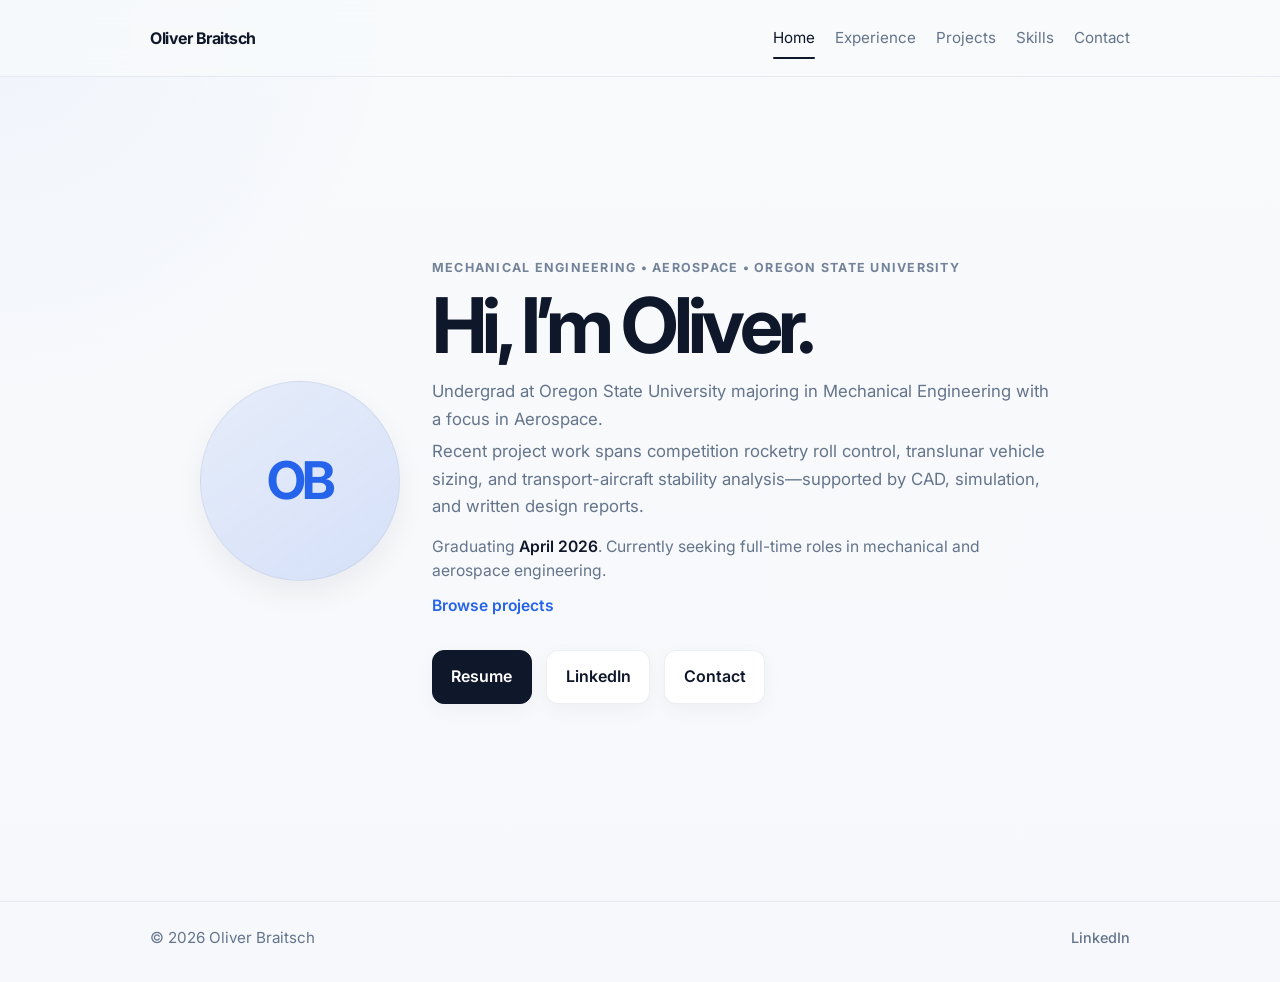
<file: index.html>
<!DOCTYPE html>
<html lang="en">
<head>
  <meta charset="UTF-8" />
  <meta name="viewport" content="width=device-width, initial-scale=1.0" />
  <meta name="description" content="Oliver Braitsch — Mechanical Engineering (Aerospace), Oregon State, graduating April 2026. Seeking full-time mechanical / aerospace roles. Resume, projects, and contact." />
  <meta name="theme-color" content="#f6f8fb" media="(prefers-color-scheme: light)" />
  <meta name="theme-color" content="#0b1120" media="(prefers-color-scheme: dark)" />
  <title>Oliver Braitsch</title>
  <link rel="canonical" href="https://obraitsch.github.io/" />
  <meta property="og:type" content="website" />
  <meta property="og:site_name" content="Oliver Braitsch" />
  <meta property="og:title" content="Oliver Braitsch" />
  <meta property="og:description" content="Mechanical Engineering (Aerospace), Oregon State — graduating April 2026. Seeking full-time mechanical / aerospace roles." />
  <meta property="og:url" content="https://obraitsch.github.io/" />
  <meta property="og:image" content="https://obraitsch.github.io/assets/images/og-image.png" />
  <meta name="twitter:card" content="summary_large_image" />
  <meta name="twitter:title" content="Oliver Braitsch" />
  <meta name="twitter:description" content="Mechanical Engineering (Aerospace), Oregon State — graduating April 2026. Seeking full-time mechanical / aerospace roles." />
  <meta name="twitter:image" content="https://obraitsch.github.io/assets/images/og-image.png" />
  <link rel="icon" href="assets/images/favicon.svg" type="image/svg+xml" />
  <link rel="preconnect" href="https://fonts.googleapis.com" />
  <link rel="preconnect" href="https://fonts.gstatic.com" crossorigin />
  <link href="https://fonts.googleapis.com/css2?family=Inter:wght@400;500;600;700&display=swap" rel="stylesheet" />
  <link rel="stylesheet" href="css/styles.css" />
  <script type="application/ld+json">
  {
    "@context": "https://schema.org",
    "@graph": [
      {
        "@type": "WebSite",
        "name": "Oliver Braitsch",
        "url": "https://obraitsch.github.io/"
      },
      {
        "@type": "Person",
        "name": "Oliver Braitsch",
        "url": "https://obraitsch.github.io/",
        "jobTitle": "Mechanical Engineering Student",
        "affiliation": {
          "@type": "CollegeOrUniversity",
          "name": "Oregon State University"
        },
        "sameAs": [
          "https://www.linkedin.com/in/oliver-braitsch"
        ]
      }
    ]
  }
  </script>
</head>
<body>
  <a class="skip-link" href="#main">Skip to main content</a>
  <header class="site-header">
    <div class="container nav">
      <a class="brand" href="index.html">Oliver Braitsch</a>
      <nav class="nav-links">
        <a class="active" href="index.html">Home</a>
        <a href="experience.html">Experience</a>
        <a href="projects.html">Projects</a>
        <a href="skills.html">Skills</a>
        <a href="contact.html">Contact</a>
      </nav>
    </div>
  </header>

  <main id="main" class="center-home home-hero-page">
    <div class="home-hero">
      <div class="home-avatar fade-in" role="img" aria-label="Oliver Braitsch initials">
        <span class="home-avatar__initials" aria-hidden="true">OB</span>
      </div>
      <div class="home-content fade-in delay-1">
        <p class="kicker">Mechanical Engineering • Aerospace • Oregon State University</p>
        <h1>Hi, I’m Oliver.</h1>
        <p class="lead">
          Undergrad at Oregon State University majoring in Mechanical Engineering with a focus in Aerospace.
        </p>
        <p class="lead home-intro-secondary">
          Recent project work spans competition rocketry roll control, translunar vehicle sizing, and transport-aircraft stability analysis—supported by CAD, simulation, and written design reports.
        </p>
        <p class="home-status muted">
          Graduating <strong>April 2026</strong>. Currently seeking full-time roles in mechanical and aerospace engineering.
        </p>
        <p class="home-intro-cta muted">
          <a class="link-inline" href="projects.html">Browse projects</a>
        </p>

        <div class="home-links fade-in delay-2">
          <a class="button primary" href="assets/files/resume.pdf" target="_blank" rel="noopener noreferrer">Resume</a>
          <a class="button" href="https://www.linkedin.com/in/oliver-braitsch" target="_blank" rel="noopener noreferrer">LinkedIn</a>
          <a class="button" href="contact.html">Contact</a>
        </div>
      </div>
    </div>
  </main>

  <footer class="site-footer">
    <div class="container footer-inner">
      <span>© 2026 Oliver Braitsch</span>
      <div class="footer-social">
        <a href="https://www.linkedin.com/in/oliver-braitsch" target="_blank" rel="noopener noreferrer">LinkedIn</a>
      </div>
    </div>
  </footer>
  <script src="assets/js/site.js" defer></script>
</body>
</html>
</file>
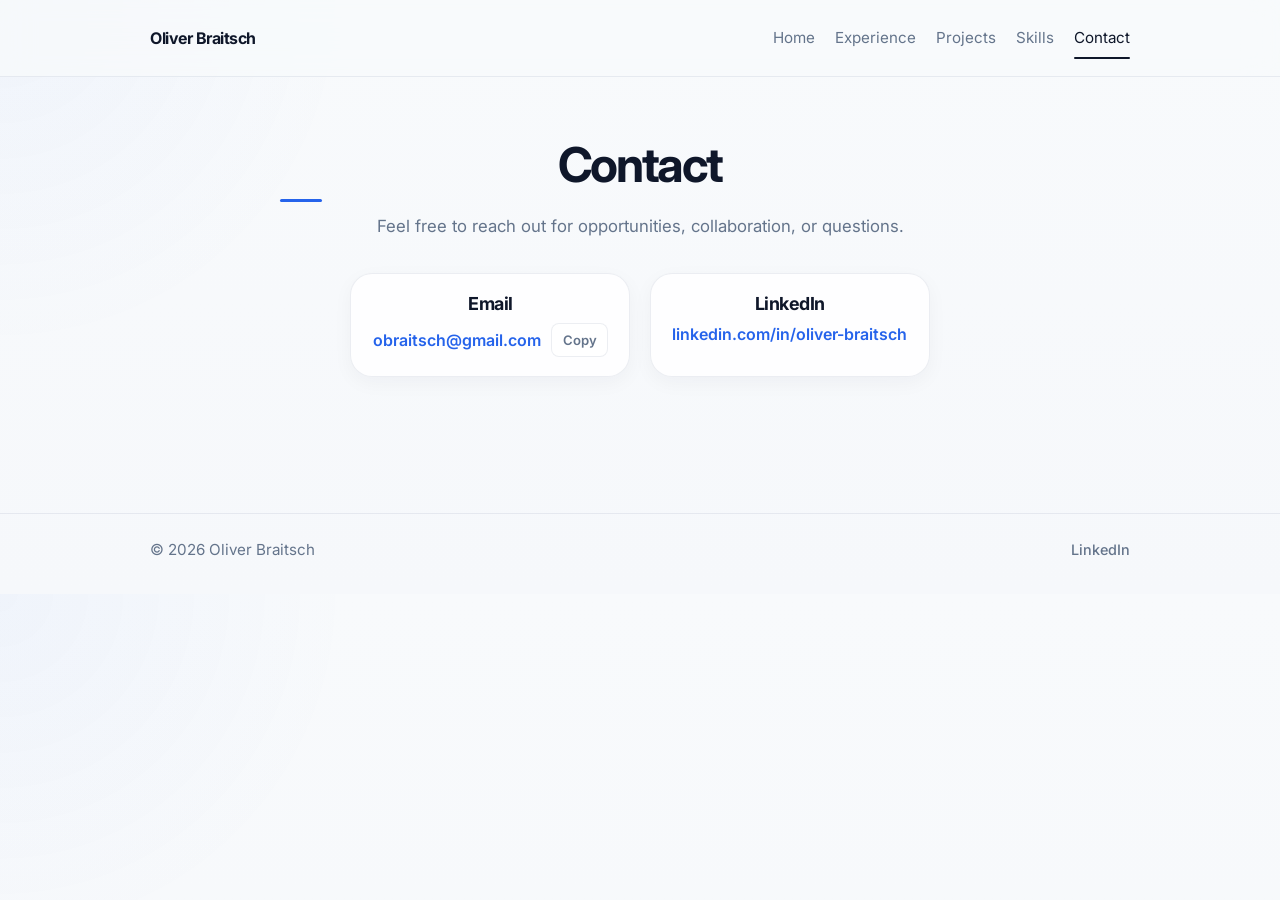
<file: contact.html>
<!DOCTYPE html>
<html lang="en">
<head>
  <meta charset="UTF-8" />
  <meta name="viewport" content="width=device-width, initial-scale=1.0" />
  <meta name="description" content="Contact Oliver Braitsch — email and LinkedIn for opportunities, collaboration, or questions." />
  <meta name="theme-color" content="#f6f8fb" media="(prefers-color-scheme: light)" />
  <meta name="theme-color" content="#0b1120" media="(prefers-color-scheme: dark)" />
  <title>Oliver Braitsch | Contact</title>
  <link rel="canonical" href="https://obraitsch.github.io/contact.html" />
  <meta property="og:type" content="website" />
  <meta property="og:site_name" content="Oliver Braitsch" />
  <meta property="og:title" content="Oliver Braitsch | Contact" />
  <meta property="og:description" content="Email and LinkedIn for opportunities, collaboration, or questions." />
  <meta property="og:url" content="https://obraitsch.github.io/contact.html" />
  <meta property="og:image" content="https://obraitsch.github.io/assets/images/og-image.png" />
  <meta name="twitter:card" content="summary_large_image" />
  <meta name="twitter:title" content="Oliver Braitsch | Contact" />
  <meta name="twitter:description" content="Email and LinkedIn for opportunities, collaboration, or questions." />
  <meta name="twitter:image" content="https://obraitsch.github.io/assets/images/og-image.png" />
  <link rel="icon" href="assets/images/favicon.svg" type="image/svg+xml" />
  <link rel="preconnect" href="https://fonts.googleapis.com" />
  <link rel="preconnect" href="https://fonts.gstatic.com" crossorigin />
  <link href="https://fonts.googleapis.com/css2?family=Inter:wght@400;500;600;700&display=swap" rel="stylesheet" />
  <link rel="stylesheet" href="css/styles.css" />
</head>
<body>
  <a class="skip-link" href="#main">Skip to main content</a>
  <header class="site-header">
    <div class="container nav">
      <a class="brand" href="index.html">Oliver Braitsch</a>
      <nav class="nav-links">
        <a href="index.html">Home</a>
        <a href="experience.html">Experience</a>
        <a href="projects.html">Projects</a>
        <a href="skills.html">Skills</a>
        <a class="active" href="contact.html">Contact</a>
      </nav>
    </div>
  </header>

  <main id="main">
    <section>
      <div class="contact-wrapper fade-in">
        <h2>Contact</h2>
        <p class="lead">
          Feel free to reach out for opportunities, collaboration, or questions.
        </p>

        <div class="contact-cards fade-in delay-1">
          <div class="card contact-card">
            <h3>Email</h3>
            <p class="muted contact-line">
              <a class="link-inline" href="mailto:obraitsch@gmail.com">obraitsch@gmail.com</a>
              <button type="button" class="copy-btn" data-copy="obraitsch@gmail.com" aria-label="Copy email address">Copy</button>
            </p>
          </div>

          <div class="card contact-card">
            <h3>LinkedIn</h3>
            <p class="muted">
              <a class="link-inline" href="https://www.linkedin.com/in/oliver-braitsch" target="_blank" rel="noopener noreferrer">linkedin.com/in/oliver-braitsch</a>
            </p>
          </div>
        </div>

        <p id="copy-status" class="copy-status" role="status" aria-live="polite" hidden></p>
      </div>
    </section>
  </main>

  <footer class="site-footer">
    <div class="container footer-inner">
      <span>© 2026 Oliver Braitsch</span>
      <div class="footer-social">
        <a href="https://www.linkedin.com/in/oliver-braitsch" target="_blank" rel="noopener noreferrer">LinkedIn</a>
      </div>
    </div>
  </footer>
  <script src="assets/js/site.js" defer></script>
</body>
</html>
</file>
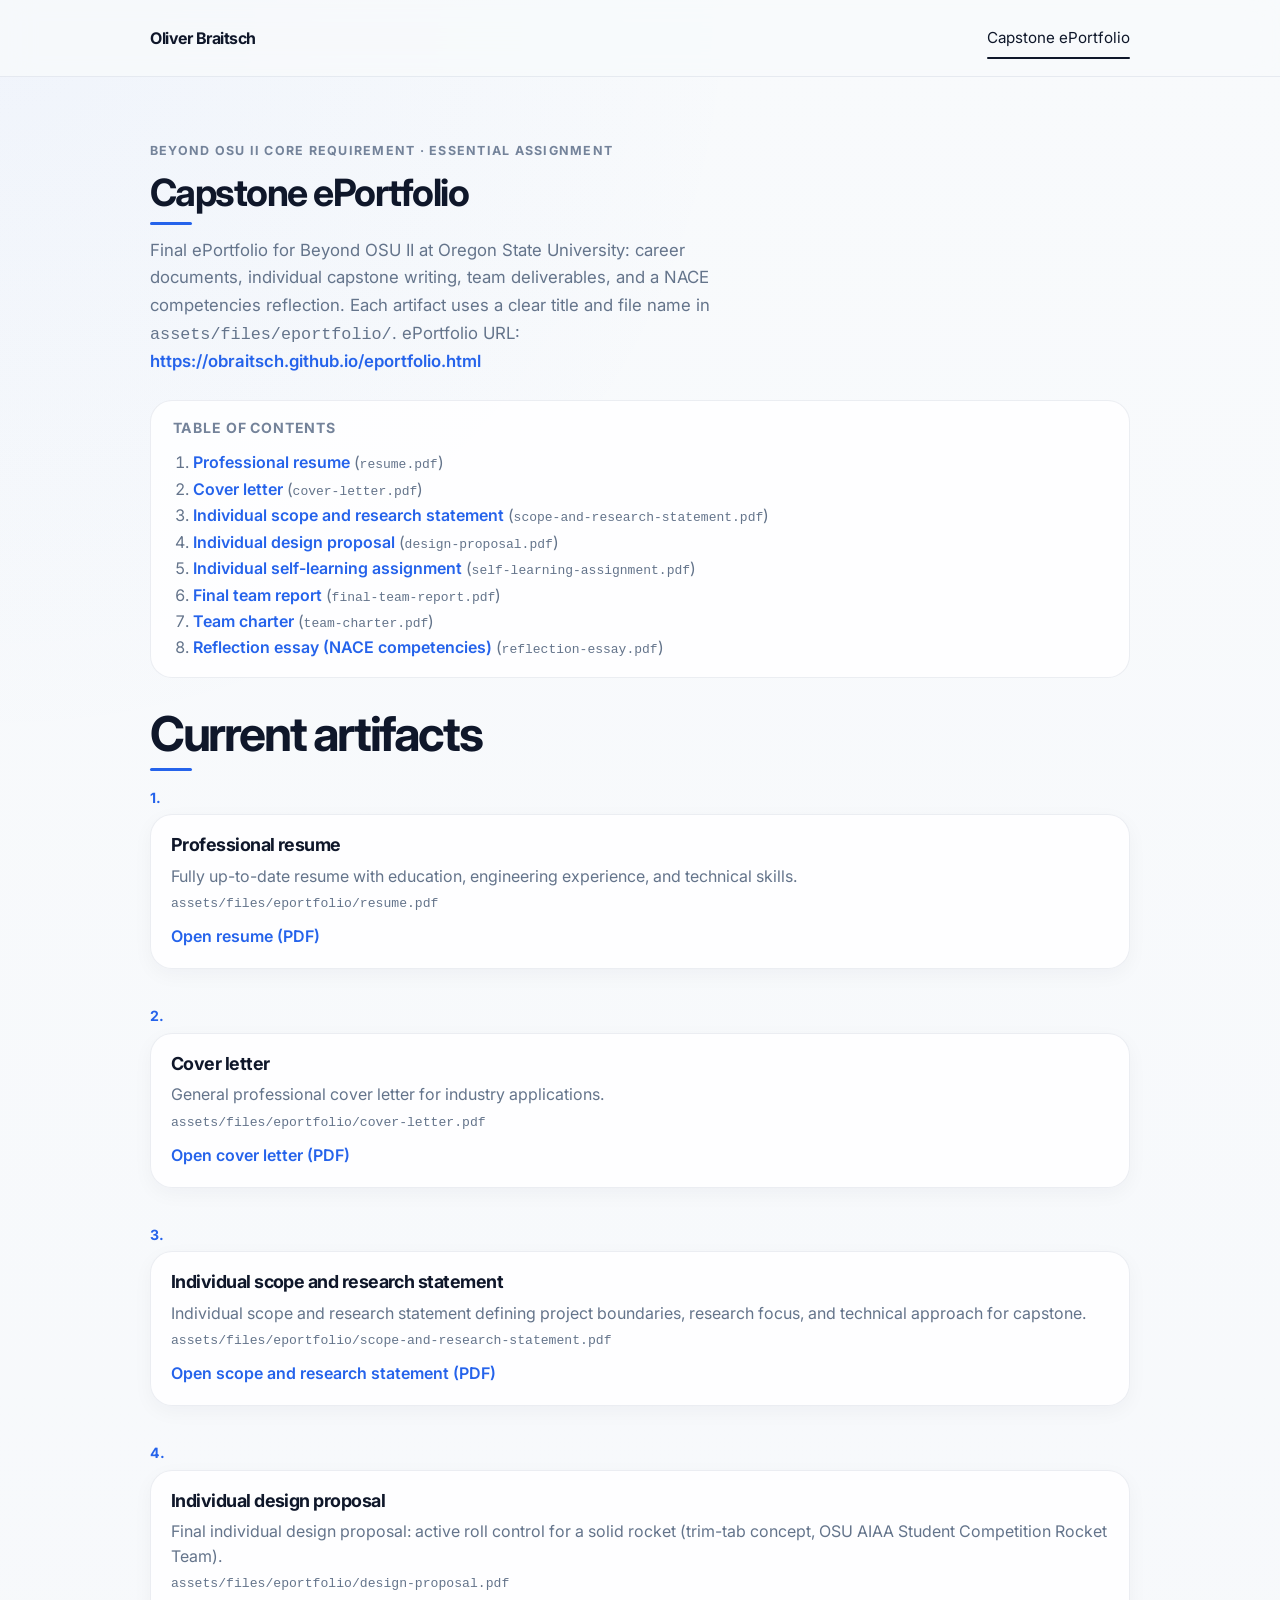
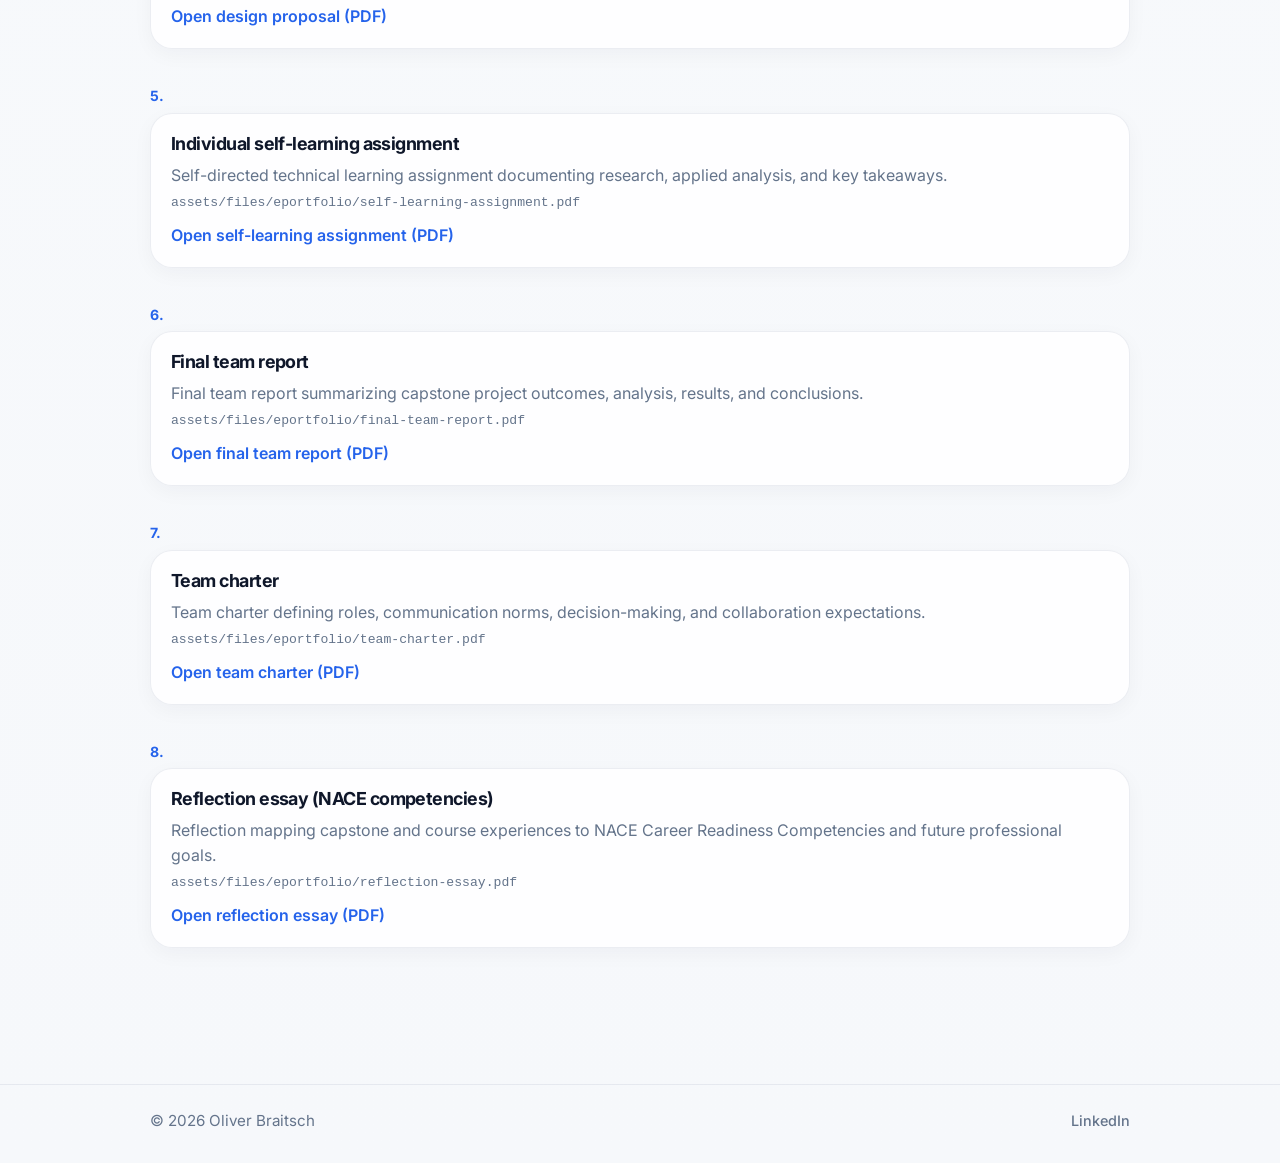
<file: eportfolio.html>
<!DOCTYPE html>
<html lang="en">
<head>
  <meta charset="UTF-8" />
  <meta name="viewport" content="width=device-width, initial-scale=1.0" />
  <meta name="description" content="Capstone ePortfolio — Beyond OSU II Essential Assignment: resume, cover letter, scope and research statement, design proposal, self-learning, team report, team charter, and NACE reflection." />
  <meta name="theme-color" content="#f6f8fb" media="(prefers-color-scheme: light)" />
  <meta name="theme-color" content="#0b1120" media="(prefers-color-scheme: dark)" />
  <title>Oliver Braitsch | Capstone ePortfolio</title>
  <link rel="canonical" href="https://obraitsch.github.io/eportfolio.html" />
  <meta property="og:type" content="website" />
  <meta property="og:site_name" content="Oliver Braitsch" />
  <meta property="og:title" content="Oliver Braitsch | Capstone ePortfolio" />
  <meta property="og:description" content="Final Beyond OSU II ePortfolio: career documents, individual capstone work, team deliverables, and NACE reflection." />
  <meta property="og:url" content="https://obraitsch.github.io/eportfolio.html" />
  <meta property="og:image" content="https://obraitsch.github.io/assets/images/og-image.png" />
  <meta name="twitter:card" content="summary_large_image" />
  <meta name="twitter:title" content="Oliver Braitsch | Capstone ePortfolio" />
  <meta name="twitter:description" content="Final Beyond OSU II ePortfolio: career documents, individual capstone work, team deliverables, and NACE reflection." />
  <meta name="twitter:image" content="https://obraitsch.github.io/assets/images/og-image.png" />
  <link rel="icon" href="assets/images/favicon.svg" type="image/svg+xml" />
  <link rel="preconnect" href="https://fonts.googleapis.com" />
  <link rel="preconnect" href="https://fonts.gstatic.com" crossorigin />
  <link href="https://fonts.googleapis.com/css2?family=Inter:wght@400;500;600;700&display=swap" rel="stylesheet" />
  <link rel="stylesheet" href="css/styles.css" />
  <style>
    .eportfolio-page h1 {
      font-size: clamp(1.85rem, 4vw, 2.35rem);
      line-height: 1.1;
      letter-spacing: -0.04em;
      margin: 0 0 0.75rem;
    }
    .eportfolio-page h1::after {
      content: "";
      display: block;
      width: 42px;
      height: 3px;
      border-radius: 999px;
      background: var(--accent);
      margin-top: 0.55rem;
    }
    .eportfolio-page h2 {
      margin: 2rem 0 1rem;
    }
    .eportfolio-toc {
      margin: 1.5rem 0 0;
      padding: 1rem 1.15rem 1rem 1.35rem;
      border-radius: var(--radius);
      border: 1px solid var(--line);
      background: var(--surface);
    }
    .eportfolio-toc > p {
      margin: 0 0 0.65rem;
      font-size: 0.88rem;
      font-weight: 700;
      text-transform: uppercase;
      letter-spacing: 0.06em;
      color: var(--kicker-color);
    }
    .eportfolio-toc ol {
      margin: 0;
      padding-left: 1.25rem;
      color: var(--muted);
      line-height: 1.65;
    }
    .eportfolio-toc a {
      color: var(--accent);
      font-weight: 600;
    }
    .eportfolio-toc a:hover {
      text-decoration: underline;
    }
    .eportfolio-artifacts {
      margin: 0;
      padding-left: 0;
      list-style: none;
      counter-reset: artifact;
    }
    .eportfolio-artifacts > li {
      list-style: none;
      counter-increment: artifact;
      position: relative;
      padding-left: 0;
      margin-bottom: 1.25rem;
      scroll-margin-top: 4.5rem;
    }
    .eportfolio-artifacts > li:last-child {
      margin-bottom: 0;
    }
    .eportfolio-artifacts > li::before {
      content: counter(artifact) ".";
      display: block;
      font-size: 0.88rem;
      font-weight: 700;
      color: var(--accent);
      margin-bottom: 0.35rem;
    }
    .eportfolio-artifacts .card h3 {
      margin-top: 0;
    }
    .eportfolio-filename {
      font-size: 0.82rem;
      font-family: ui-monospace, SFMono-Regular, Menlo, Monaco, Consolas, monospace;
      color: var(--muted);
      margin-top: 0.35rem;
    }
  </style>
</head>
<body>
  <a class="skip-link" href="#main">Skip to main content</a>
  <header class="site-header">
    <div class="container nav">
      <a class="brand" href="index.html">Oliver Braitsch</a>
      <nav class="nav-links">
        <a class="active" href="eportfolio.html">Capstone ePortfolio</a>
      </nav>
    </div>
  </header>

  <main id="main" class="eportfolio-page">
    <section>
      <div class="container">
        <div class="section-intro fade-in">
          <p class="kicker">Beyond OSU II Core Requirement · Essential Assignment</p>
          <h1>Capstone ePortfolio</h1>
          <p class="lead">
            Final ePortfolio for Beyond OSU II at Oregon State University: career documents, individual capstone writing, team deliverables, and a NACE competencies reflection. Each artifact uses a clear title and file name in <code>assets/files/eportfolio/</code>.
            ePortfolio URL:
            <a class="link-inline" href="https://obraitsch.github.io/eportfolio.html">https://obraitsch.github.io/eportfolio.html</a>
          </p>
        </div>

        <nav class="eportfolio-toc fade-in delay-1" aria-label="Table of contents">
          <p>Table of contents</p>
          <ol>
            <li><a href="#artifact-1">Professional resume</a> (<code>resume.pdf</code>)</li>
            <li><a href="#artifact-2">Cover letter</a> (<code>cover-letter.pdf</code>)</li>
            <li><a href="#artifact-3">Individual scope and research statement</a> (<code>scope-and-research-statement.pdf</code>)</li>
            <li><a href="#artifact-4">Individual design proposal</a> (<code>design-proposal.pdf</code>)</li>
            <li><a href="#artifact-5">Individual self-learning assignment</a> (<code>self-learning-assignment.pdf</code>)</li>
            <li><a href="#artifact-6">Final team report</a> (<code>final-team-report.pdf</code>)</li>
            <li><a href="#artifact-7">Team charter</a> (<code>team-charter.pdf</code>)</li>
            <li><a href="#artifact-8">Reflection essay (NACE competencies)</a> (<code>reflection-essay.pdf</code>)</li>
          </ol>
        </nav>

        <h2 id="current-artifacts">Current artifacts</h2>

        <ol class="eportfolio-artifacts simple-stack eportfolio-stack fade-in delay-1">
          <li id="artifact-1">
            <div class="card">
              <h3>Professional resume</h3>
              <p class="muted">Fully up-to-date resume with education, engineering experience, and technical skills.</p>
              <p class="eportfolio-filename">assets/files/eportfolio/resume.pdf</p>
              <p class="card-link-row">
                <a class="link-inline" href="assets/files/eportfolio/resume.pdf" target="_blank" rel="noopener noreferrer">Open resume (PDF)</a>
              </p>
            </div>
          </li>
          <li id="artifact-2">
            <div class="card">
              <h3>Cover letter</h3>
              <p class="muted">General professional cover letter for industry applications.</p>
              <p class="eportfolio-filename">assets/files/eportfolio/cover-letter.pdf</p>
              <p class="card-link-row">
                <a class="link-inline" href="assets/files/eportfolio/cover-letter.pdf" target="_blank" rel="noopener noreferrer">Open cover letter (PDF)</a>
              </p>
            </div>
          </li>
          <li id="artifact-3">
            <div class="card">
              <h3>Individual scope and research statement</h3>
              <p class="muted">Individual scope and research statement defining project boundaries, research focus, and technical approach for capstone.</p>
              <p class="eportfolio-filename">assets/files/eportfolio/scope-and-research-statement.pdf</p>
              <p class="card-link-row">
                <a class="link-inline" href="assets/files/eportfolio/scope-and-research-statement.pdf" target="_blank" rel="noopener noreferrer">Open scope and research statement (PDF)</a>
              </p>
            </div>
          </li>
          <li id="artifact-4">
            <div class="card">
              <h3>Individual design proposal</h3>
              <p class="muted">Final individual design proposal: active roll control for a solid rocket (trim-tab concept, OSU AIAA Student Competition Rocket Team).</p>
              <p class="eportfolio-filename">assets/files/eportfolio/design-proposal.pdf</p>
              <p class="card-link-row">
                <a class="link-inline" href="assets/files/eportfolio/design-proposal.pdf" target="_blank" rel="noopener noreferrer">Open design proposal (PDF)</a>
              </p>
            </div>
          </li>
          <li id="artifact-5">
            <div class="card">
              <h3>Individual self-learning assignment</h3>
              <p class="muted">Self-directed technical learning assignment documenting research, applied analysis, and key takeaways.</p>
              <p class="eportfolio-filename">assets/files/eportfolio/self-learning-assignment.pdf</p>
              <p class="card-link-row">
                <a class="link-inline" href="assets/files/eportfolio/self-learning-assignment.pdf" target="_blank" rel="noopener noreferrer">Open self-learning assignment (PDF)</a>
              </p>
            </div>
          </li>
          <li id="artifact-6">
            <div class="card">
              <h3>Final team report</h3>
              <p class="muted">Final team report summarizing capstone project outcomes, analysis, results, and conclusions.</p>
              <p class="eportfolio-filename">assets/files/eportfolio/final-team-report.pdf</p>
              <p class="card-link-row">
                <a class="link-inline" href="assets/files/eportfolio/final-team-report.pdf" target="_blank" rel="noopener noreferrer">Open final team report (PDF)</a>
              </p>
            </div>
          </li>
          <li id="artifact-7">
            <div class="card">
              <h3>Team charter</h3>
              <p class="muted">Team charter defining roles, communication norms, decision-making, and collaboration expectations.</p>
              <p class="eportfolio-filename">assets/files/eportfolio/team-charter.pdf</p>
              <p class="card-link-row">
                <a class="link-inline" href="assets/files/eportfolio/team-charter.pdf" target="_blank" rel="noopener noreferrer">Open team charter (PDF)</a>
              </p>
            </div>
          </li>
          <li id="artifact-8">
            <div class="card">
              <h3>Reflection essay (NACE competencies)</h3>
              <p class="muted">Reflection mapping capstone and course experiences to NACE Career Readiness Competencies and future professional goals.</p>
              <p class="eportfolio-filename">assets/files/eportfolio/reflection-essay.pdf</p>
              <p class="card-link-row">
                <a class="link-inline" href="assets/files/eportfolio/reflection-essay.pdf" target="_blank" rel="noopener noreferrer">Open reflection essay (PDF)</a>
              </p>
            </div>
          </li>
        </ol>
      </div>
    </section>
  </main>

  <footer class="site-footer">
    <div class="container footer-inner">
      <span>© 2026 Oliver Braitsch</span>
      <div class="footer-social">
        <a href="https://www.linkedin.com/in/oliver-braitsch" target="_blank" rel="noopener noreferrer">LinkedIn</a>
      </div>
    </div>
  </footer>
  <script src="assets/js/site.js" defer></script>
</body>
</html>
</file>
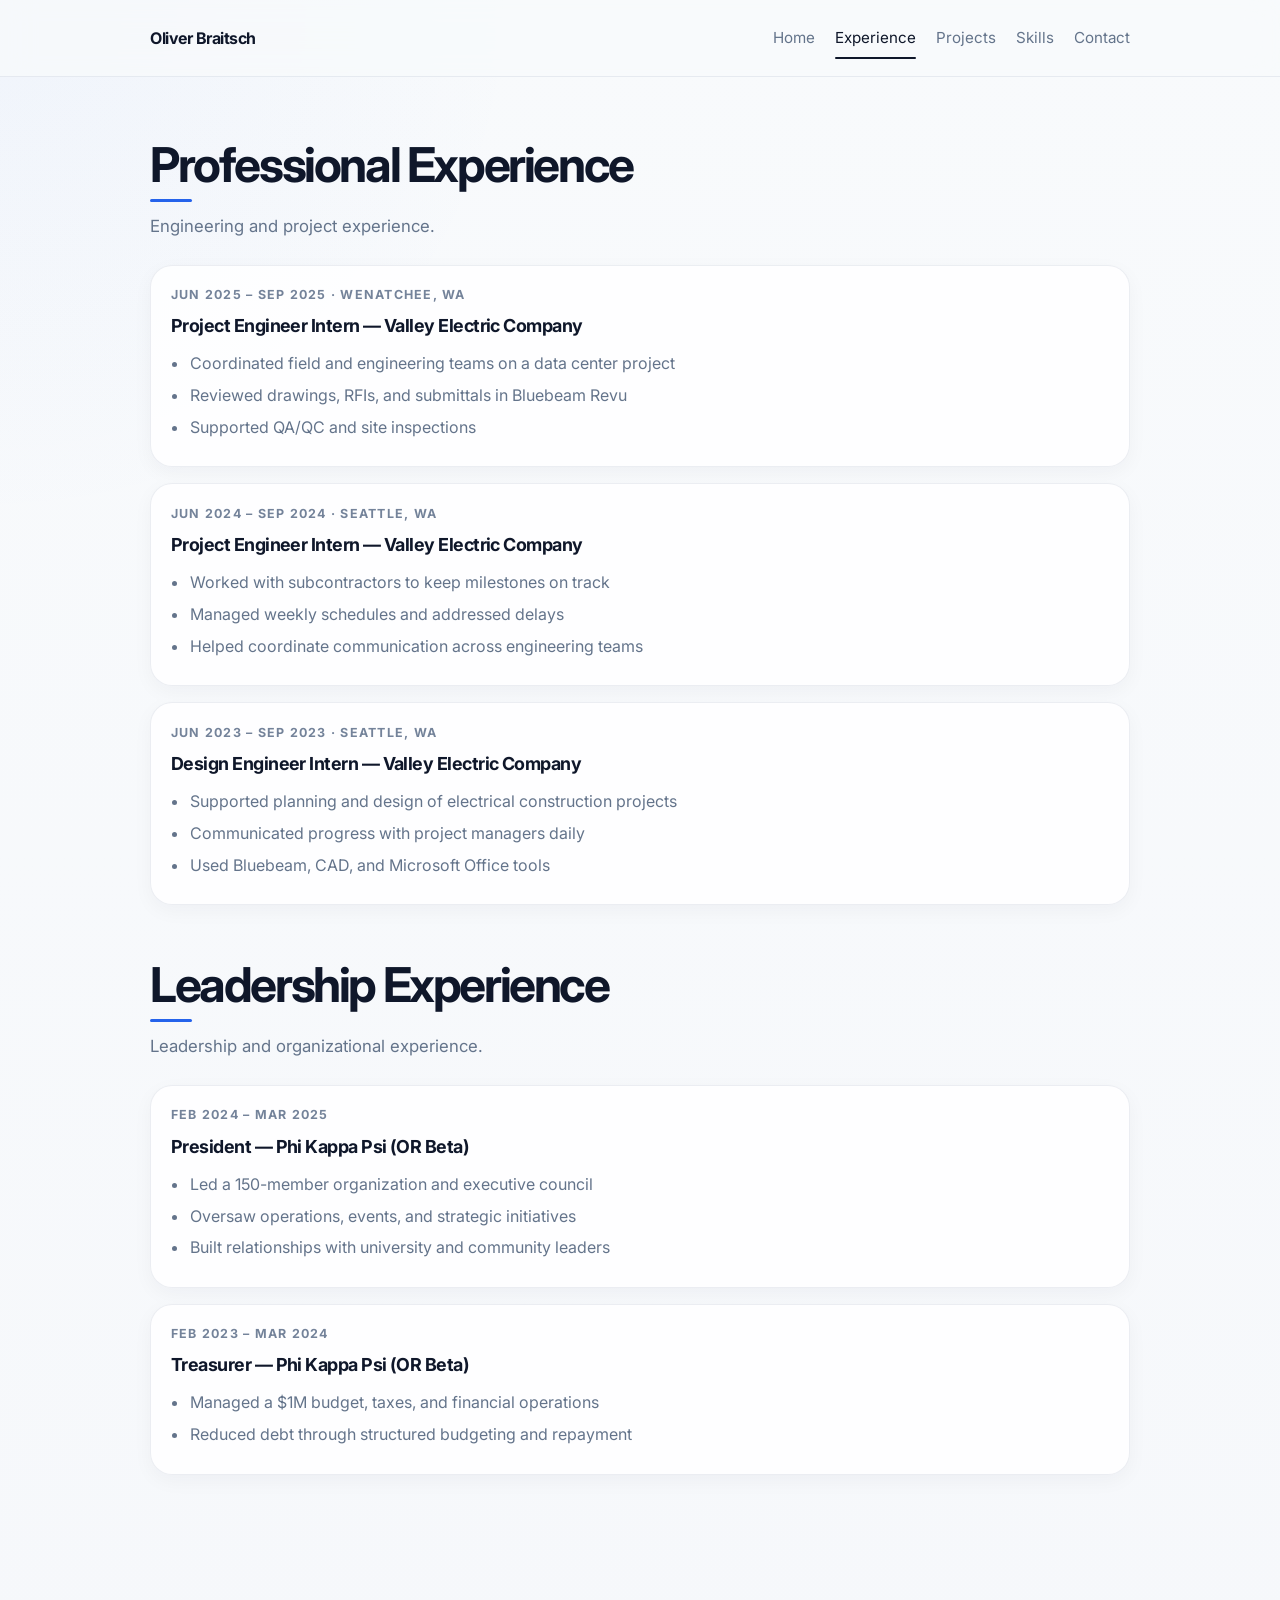
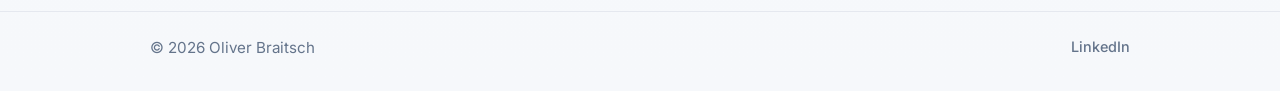
<file: experience.html>
<!DOCTYPE html>
<html lang="en">
<head>
  <meta charset="UTF-8" />
  <meta name="viewport" content="width=device-width, initial-scale=1.0" />
  <meta name="description" content="Professional and leadership experience — engineering internships at Valley Electric Company and Phi Kappa Psi roles at Oregon State." />
  <meta name="theme-color" content="#f6f8fb" media="(prefers-color-scheme: light)" />
  <meta name="theme-color" content="#0b1120" media="(prefers-color-scheme: dark)" />
  <title>Oliver Braitsch | Experience</title>
  <link rel="canonical" href="https://obraitsch.github.io/experience.html" />
  <meta property="og:type" content="website" />
  <meta property="og:site_name" content="Oliver Braitsch" />
  <meta property="og:title" content="Oliver Braitsch | Experience" />
  <meta property="og:description" content="Engineering internships and leadership roles at Oregon State and Valley Electric Company." />
  <meta property="og:url" content="https://obraitsch.github.io/experience.html" />
  <meta property="og:image" content="https://obraitsch.github.io/assets/images/og-image.png" />
  <meta name="twitter:card" content="summary_large_image" />
  <meta name="twitter:title" content="Oliver Braitsch | Experience" />
  <meta name="twitter:description" content="Engineering internships and leadership roles at Oregon State and Valley Electric Company." />
  <meta name="twitter:image" content="https://obraitsch.github.io/assets/images/og-image.png" />
  <link rel="icon" href="assets/images/favicon.svg" type="image/svg+xml" />
  <link rel="preconnect" href="https://fonts.googleapis.com" />
  <link rel="preconnect" href="https://fonts.gstatic.com" crossorigin />
  <link href="https://fonts.googleapis.com/css2?family=Inter:wght@400;500;600;700&display=swap" rel="stylesheet" />
  <link rel="stylesheet" href="css/styles.css" />
</head>
<body>
  <a class="skip-link" href="#main">Skip to main content</a>
  <header class="site-header">
    <div class="container nav">
      <a class="brand" href="index.html">Oliver Braitsch</a>
      <nav class="nav-links">
        <a href="index.html">Home</a>
        <a class="active" href="experience.html">Experience</a>
        <a href="projects.html">Projects</a>
        <a href="skills.html">Skills</a>
        <a href="contact.html">Contact</a>
      </nav>
    </div>
  </header>

  <main id="main">
    <section>
      <div class="container">
        <div class="section-intro fade-in">
          <h2>Professional Experience</h2>
          <p class="lead">Engineering and project experience.</p>
        </div>

        <div class="simple-stack fade-in delay-1">
          <div class="card">
            <p class="kicker">Jun 2025 – Sep 2025 · Wenatchee, WA</p>
            <h3>Project Engineer Intern — Valley Electric Company</h3>
            <ul class="list">
              <li>Coordinated field and engineering teams on a data center project</li>
              <li>Reviewed drawings, RFIs, and submittals in Bluebeam Revu</li>
              <li>Supported QA/QC and site inspections</li>
            </ul>
          </div>

          <div class="card">
            <p class="kicker">Jun 2024 – Sep 2024 · Seattle, WA</p>
            <h3>Project Engineer Intern — Valley Electric Company</h3>
            <ul class="list">
              <li>Worked with subcontractors to keep milestones on track</li>
              <li>Managed weekly schedules and addressed delays</li>
              <li>Helped coordinate communication across engineering teams</li>
            </ul>
          </div>

          <div class="card">
            <p class="kicker">Jun 2023 – Sep 2023 · Seattle, WA</p>
            <h3>Design Engineer Intern — Valley Electric Company</h3>
            <ul class="list">
              <li>Supported planning and design of electrical construction projects</li>
              <li>Communicated progress with project managers daily</li>
              <li>Used Bluebeam, CAD, and Microsoft Office tools</li>
            </ul>
          </div>
        </div>
      </div>
    </section>

    <section>
      <div class="container">
        <div class="section-intro fade-in">
          <h2>Leadership Experience</h2>
          <p class="lead">Leadership and organizational experience.</p>
        </div>

        <div class="simple-stack fade-in delay-1">
          <div class="card">
            <p class="kicker">Feb 2024 – Mar 2025</p>
            <h3>President — Phi Kappa Psi (OR Beta)</h3>
            <ul class="list">
              <li>Led a 150-member organization and executive council</li>
              <li>Oversaw operations, events, and strategic initiatives</li>
              <li>Built relationships with university and community leaders</li>
            </ul>
          </div>

          <div class="card">
            <p class="kicker">Feb 2023 – Mar 2024</p>
            <h3>Treasurer — Phi Kappa Psi (OR Beta)</h3>
            <ul class="list">
              <li>Managed a $1M budget, taxes, and financial operations</li>
              <li>Reduced debt through structured budgeting and repayment</li>
            </ul>
          </div>
        </div>
      </div>
    </section>
  </main>

  <footer class="site-footer">
    <div class="container footer-inner">
      <span>© 2026 Oliver Braitsch</span>
      <div class="footer-social">
        <a href="https://www.linkedin.com/in/oliver-braitsch" target="_blank" rel="noopener noreferrer">LinkedIn</a>
      </div>
    </div>
  </footer>
  <script src="assets/js/site.js" defer></script>
</body>
</html>
</file>
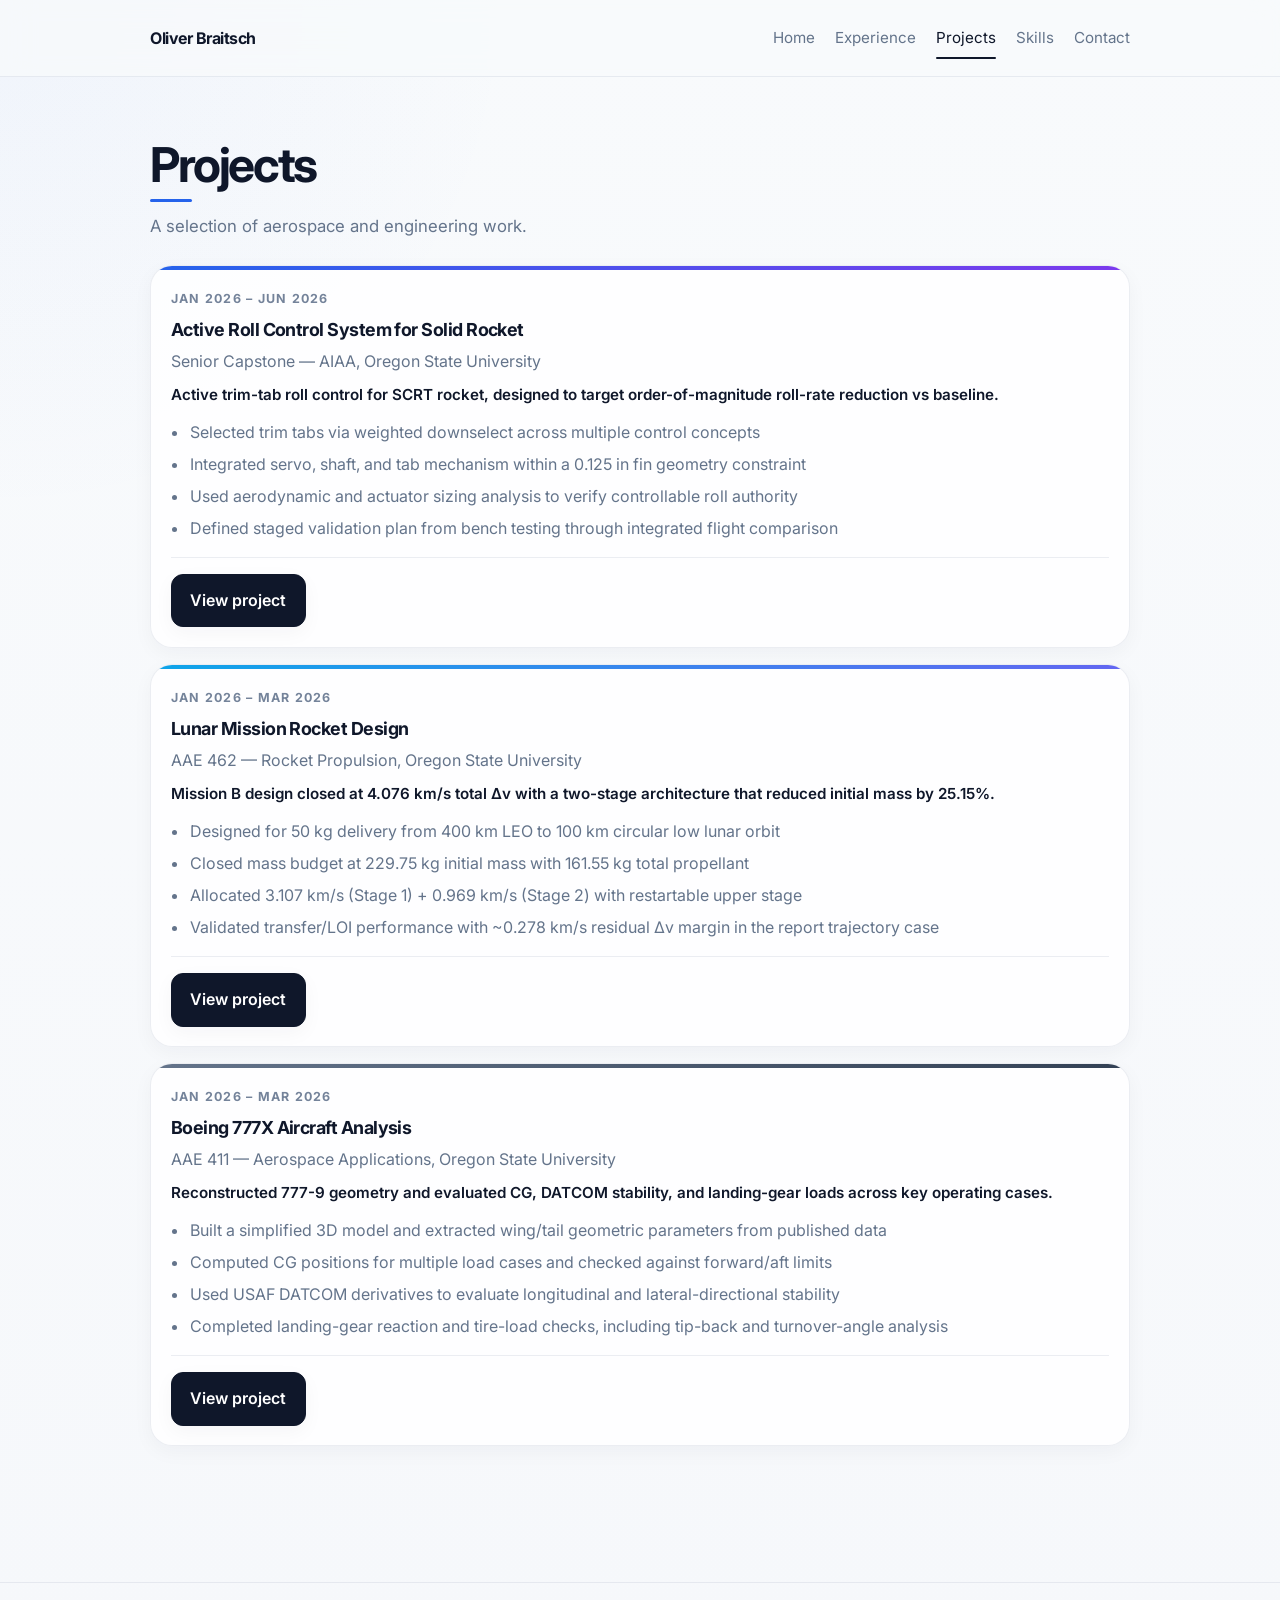
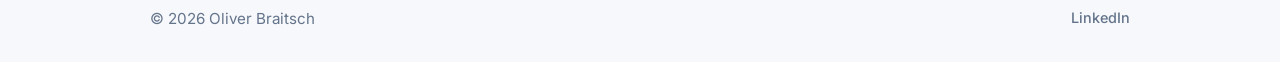
<file: projects.html>
<!DOCTYPE html>
<html lang="en">
<head>
  <meta charset="UTF-8" />
  <meta name="viewport" content="width=device-width, initial-scale=1.0" />
  <meta name="description" content="Engineering and aerospace projects — solid rocket roll control capstone, lunar mission rocket design, and Boeing 777X analysis." />
  <meta name="theme-color" content="#f6f8fb" media="(prefers-color-scheme: light)" />
  <meta name="theme-color" content="#0b1120" media="(prefers-color-scheme: dark)" />
  <title>Oliver Braitsch | Projects</title>
  <link rel="canonical" href="https://obraitsch.github.io/projects.html" />
  <meta property="og:type" content="website" />
  <meta property="og:site_name" content="Oliver Braitsch" />
  <meta property="og:title" content="Oliver Braitsch | Projects" />
  <meta property="og:description" content="Aerospace and engineering projects — capstone, rocket design, and aircraft analysis." />
  <meta property="og:url" content="https://obraitsch.github.io/projects.html" />
  <meta property="og:image" content="https://obraitsch.github.io/assets/images/og-image.png" />
  <meta name="twitter:card" content="summary_large_image" />
  <meta name="twitter:title" content="Oliver Braitsch | Projects" />
  <meta name="twitter:description" content="Aerospace and engineering projects — capstone, rocket design, and aircraft analysis." />
  <meta name="twitter:image" content="https://obraitsch.github.io/assets/images/og-image.png" />
  <link rel="icon" href="assets/images/favicon.svg" type="image/svg+xml" />
  <link rel="preconnect" href="https://fonts.googleapis.com" />
  <link rel="preconnect" href="https://fonts.gstatic.com" crossorigin />
  <link href="https://fonts.googleapis.com/css2?family=Inter:wght@400;500;600;700&display=swap" rel="stylesheet" />
  <link rel="stylesheet" href="css/styles.css" />
</head>
<body>
  <a class="skip-link" href="#main">Skip to main content</a>
  <header class="site-header">
    <div class="container nav">
      <a class="brand" href="index.html">Oliver Braitsch</a>
      <nav class="nav-links">
        <a href="index.html">Home</a>
        <a href="experience.html">Experience</a>
        <a class="active" href="projects.html">Projects</a>
        <a href="skills.html">Skills</a>
        <a href="contact.html">Contact</a>
      </nav>
    </div>
  </header>

  <main id="main">
    <section>
      <div class="container">
        <div class="section-intro fade-in">
          <h2>Projects</h2>
          <p class="lead">A selection of aerospace and engineering work.</p>
        </div>

        <div class="simple-stack fade-in delay-1">
          <article class="card project-card project-card--capstone">
            <div class="project-card__bar" aria-hidden="true"></div>
            <div class="project-card__body">
              <p class="kicker">Jan 2026 – Jun 2026</p>
              <h3>Active Roll Control System for Solid Rocket</h3>
              <p class="muted">Senior Capstone — AIAA, Oregon State University</p>
              <p class="project-highlight">Active trim-tab roll control for SCRT rocket, designed to target order-of-magnitude roll-rate reduction vs baseline.</p>
              <ul class="list">
                <li>Selected trim tabs via weighted downselect across multiple control concepts</li>
                <li>Integrated servo, shaft, and tab mechanism within a 0.125 in fin geometry constraint</li>
                <li>Used aerodynamic and actuator sizing analysis to verify controllable roll authority</li>
                <li>Defined staged validation plan from bench testing through integrated flight comparison</li>
              </ul>
              <p class="project-card__cta">
                <a class="button primary" href="projects/solid-rocket-roll-control.html">View project</a>
              </p>
            </div>
          </article>

          <article class="card project-card project-card--lunar">
            <div class="project-card__bar" aria-hidden="true"></div>
            <div class="project-card__body">
              <p class="kicker">Jan 2026 – Mar 2026</p>
              <h3>Lunar Mission Rocket Design</h3>
              <p class="muted">AAE 462 — Rocket Propulsion, Oregon State University</p>
              <p class="project-highlight">Mission B design closed at 4.076 km/s total Δv with a two-stage architecture that reduced initial mass by 25.15%.</p>
              <ul class="list">
                <li>Designed for 50 kg delivery from 400 km LEO to 100 km circular low lunar orbit</li>
                <li>Closed mass budget at 229.75 kg initial mass with 161.55 kg total propellant</li>
                <li>Allocated 3.107 km/s (Stage 1) + 0.969 km/s (Stage 2) with restartable upper stage</li>
                <li>Validated transfer/LOI performance with ~0.278 km/s residual Δv margin in the report trajectory case</li>
              </ul>
              <p class="project-card__cta">
                <a class="button primary" href="projects/lunar-mission-rocket.html">View project</a>
              </p>
            </div>
          </article>

          <article class="card project-card project-card--aircraft">
            <div class="project-card__bar" aria-hidden="true"></div>
            <div class="project-card__body">
              <p class="kicker">Jan 2026 – Mar 2026</p>
              <h3>Boeing 777X Aircraft Analysis</h3>
              <p class="muted">AAE 411 — Aerospace Applications, Oregon State University</p>
              <p class="project-highlight">Reconstructed 777-9 geometry and evaluated CG, DATCOM stability, and landing-gear loads across key operating cases.</p>
              <ul class="list">
                <li>Built a simplified 3D model and extracted wing/tail geometric parameters from published data</li>
                <li>Computed CG positions for multiple load cases and checked against forward/aft limits</li>
                <li>Used USAF DATCOM derivatives to evaluate longitudinal and lateral-directional stability</li>
                <li>Completed landing-gear reaction and tire-load checks, including tip-back and turnover-angle analysis</li>
              </ul>
              <p class="project-card__cta">
                <a class="button primary" href="projects/boeing-777x-analysis.html">View project</a>
              </p>
            </div>
          </article>
        </div>
      </div>
    </section>
  </main>

  <footer class="site-footer">
    <div class="container footer-inner">
      <span>© 2026 Oliver Braitsch</span>
      <div class="footer-social">
        <a href="https://www.linkedin.com/in/oliver-braitsch" target="_blank" rel="noopener noreferrer">LinkedIn</a>
      </div>
    </div>
  </footer>
  <script src="assets/js/site.js" defer></script>
</body>
</html>
</file>
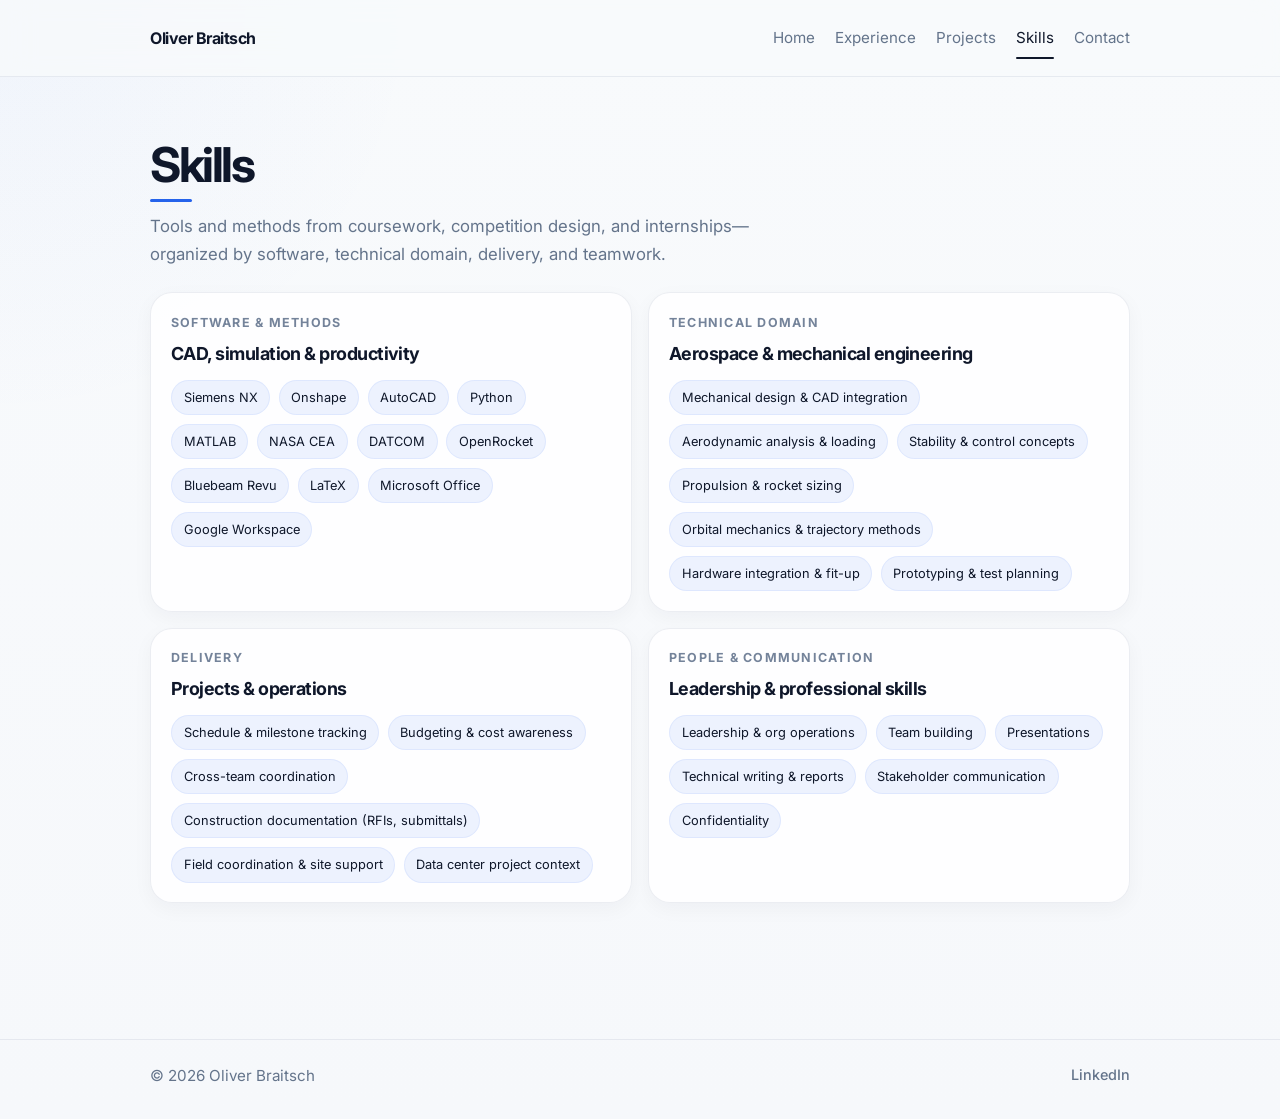
<file: skills.html>
<!DOCTYPE html>
<html lang="en">
<head>
  <meta charset="UTF-8" />
  <meta name="viewport" content="width=device-width, initial-scale=1.0" />
  <meta name="description" content="Oliver Braitsch — CAD and simulation tools, aerospace and mechanical analysis, project coordination, and leadership skills from OSU coursework and internships." />
  <meta name="theme-color" content="#f6f8fb" media="(prefers-color-scheme: light)" />
  <meta name="theme-color" content="#0b1120" media="(prefers-color-scheme: dark)" />
  <title>Oliver Braitsch | Skills</title>
  <link rel="canonical" href="https://obraitsch.github.io/skills.html" />
  <meta property="og:type" content="website" />
  <meta property="og:site_name" content="Oliver Braitsch" />
  <meta property="og:title" content="Oliver Braitsch | Skills" />
  <meta property="og:description" content="CAD and analysis tools, aerospace engineering methods, project operations, and leadership—from coursework, competition design, and internships." />
  <meta property="og:url" content="https://obraitsch.github.io/skills.html" />
  <meta property="og:image" content="https://obraitsch.github.io/assets/images/og-image.png" />
  <meta name="twitter:card" content="summary_large_image" />
  <meta name="twitter:title" content="Oliver Braitsch | Skills" />
  <meta name="twitter:description" content="CAD and analysis tools, aerospace engineering methods, project operations, and leadership—from coursework, competition design, and internships." />
  <meta name="twitter:image" content="https://obraitsch.github.io/assets/images/og-image.png" />
  <link rel="icon" href="assets/images/favicon.svg" type="image/svg+xml" />
  <link rel="preconnect" href="https://fonts.googleapis.com" />
  <link rel="preconnect" href="https://fonts.gstatic.com" crossorigin />
  <link href="https://fonts.googleapis.com/css2?family=Inter:wght@400;500;600;700&display=swap" rel="stylesheet" />
  <link rel="stylesheet" href="css/styles.css" />
</head>
<body>
  <a class="skip-link" href="#main">Skip to main content</a>
  <header class="site-header">
    <div class="container nav">
      <a class="brand" href="index.html">Oliver Braitsch</a>
      <nav class="nav-links">
        <a href="index.html">Home</a>
        <a href="experience.html">Experience</a>
        <a href="projects.html">Projects</a>
        <a class="active" href="skills.html">Skills</a>
        <a href="contact.html">Contact</a>
      </nav>
    </div>
  </header>

  <main id="main">
    <section>
      <div class="container">
        <div class="section-intro fade-in">
          <h2>Skills</h2>
          <p class="lead">
            Tools and methods from coursework, competition design, and internships—organized by software, technical domain, delivery, and teamwork.
          </p>
        </div>

        <div class="grid-2 fade-in delay-1">
          <div class="card">
            <p class="kicker">Software &amp; methods</p>
            <h3>CAD, simulation &amp; productivity</h3>
            <ul class="skill-tags">
              <li>Siemens NX</li>
              <li>Onshape</li>
              <li>AutoCAD</li>
              <li>Python</li>
              <li>MATLAB</li>
              <li>NASA CEA</li>
              <li>DATCOM</li>
              <li>OpenRocket</li>
              <li>Bluebeam Revu</li>
              <li>LaTeX</li>
              <li>Microsoft Office</li>
              <li>Google Workspace</li>
            </ul>
          </div>

          <div class="card">
            <p class="kicker">Technical domain</p>
            <h3>Aerospace &amp; mechanical engineering</h3>
            <ul class="skill-tags">
              <li>Mechanical design &amp; CAD integration</li>
              <li>Aerodynamic analysis &amp; loading</li>
              <li>Stability &amp; control concepts</li>
              <li>Propulsion &amp; rocket sizing</li>
              <li>Orbital mechanics &amp; trajectory methods</li>
              <li>Hardware integration &amp; fit-up</li>
              <li>Prototyping &amp; test planning</li>
            </ul>
          </div>

          <div class="card">
            <p class="kicker">Delivery</p>
            <h3>Projects &amp; operations</h3>
            <ul class="skill-tags">
              <li>Schedule &amp; milestone tracking</li>
              <li>Budgeting &amp; cost awareness</li>
              <li>Cross-team coordination</li>
              <li>Construction documentation (RFIs, submittals)</li>
              <li>Field coordination &amp; site support</li>
              <li>Data center project context</li>
            </ul>
          </div>

          <div class="card">
            <p class="kicker">People &amp; communication</p>
            <h3>Leadership &amp; professional skills</h3>
            <ul class="skill-tags">
              <li>Leadership &amp; org operations</li>
              <li>Team building</li>
              <li>Presentations</li>
              <li>Technical writing &amp; reports</li>
              <li>Stakeholder communication</li>
              <li>Confidentiality</li>
            </ul>
          </div>
        </div>
      </div>
    </section>
  </main>

  <footer class="site-footer">
    <div class="container footer-inner">
      <span>© 2026 Oliver Braitsch</span>
      <div class="footer-social">
        <a href="https://www.linkedin.com/in/oliver-braitsch" target="_blank" rel="noopener noreferrer">LinkedIn</a>
      </div>
    </div>
  </footer>
  <script src="assets/js/site.js" defer></script>
</body>
</html>
</file>
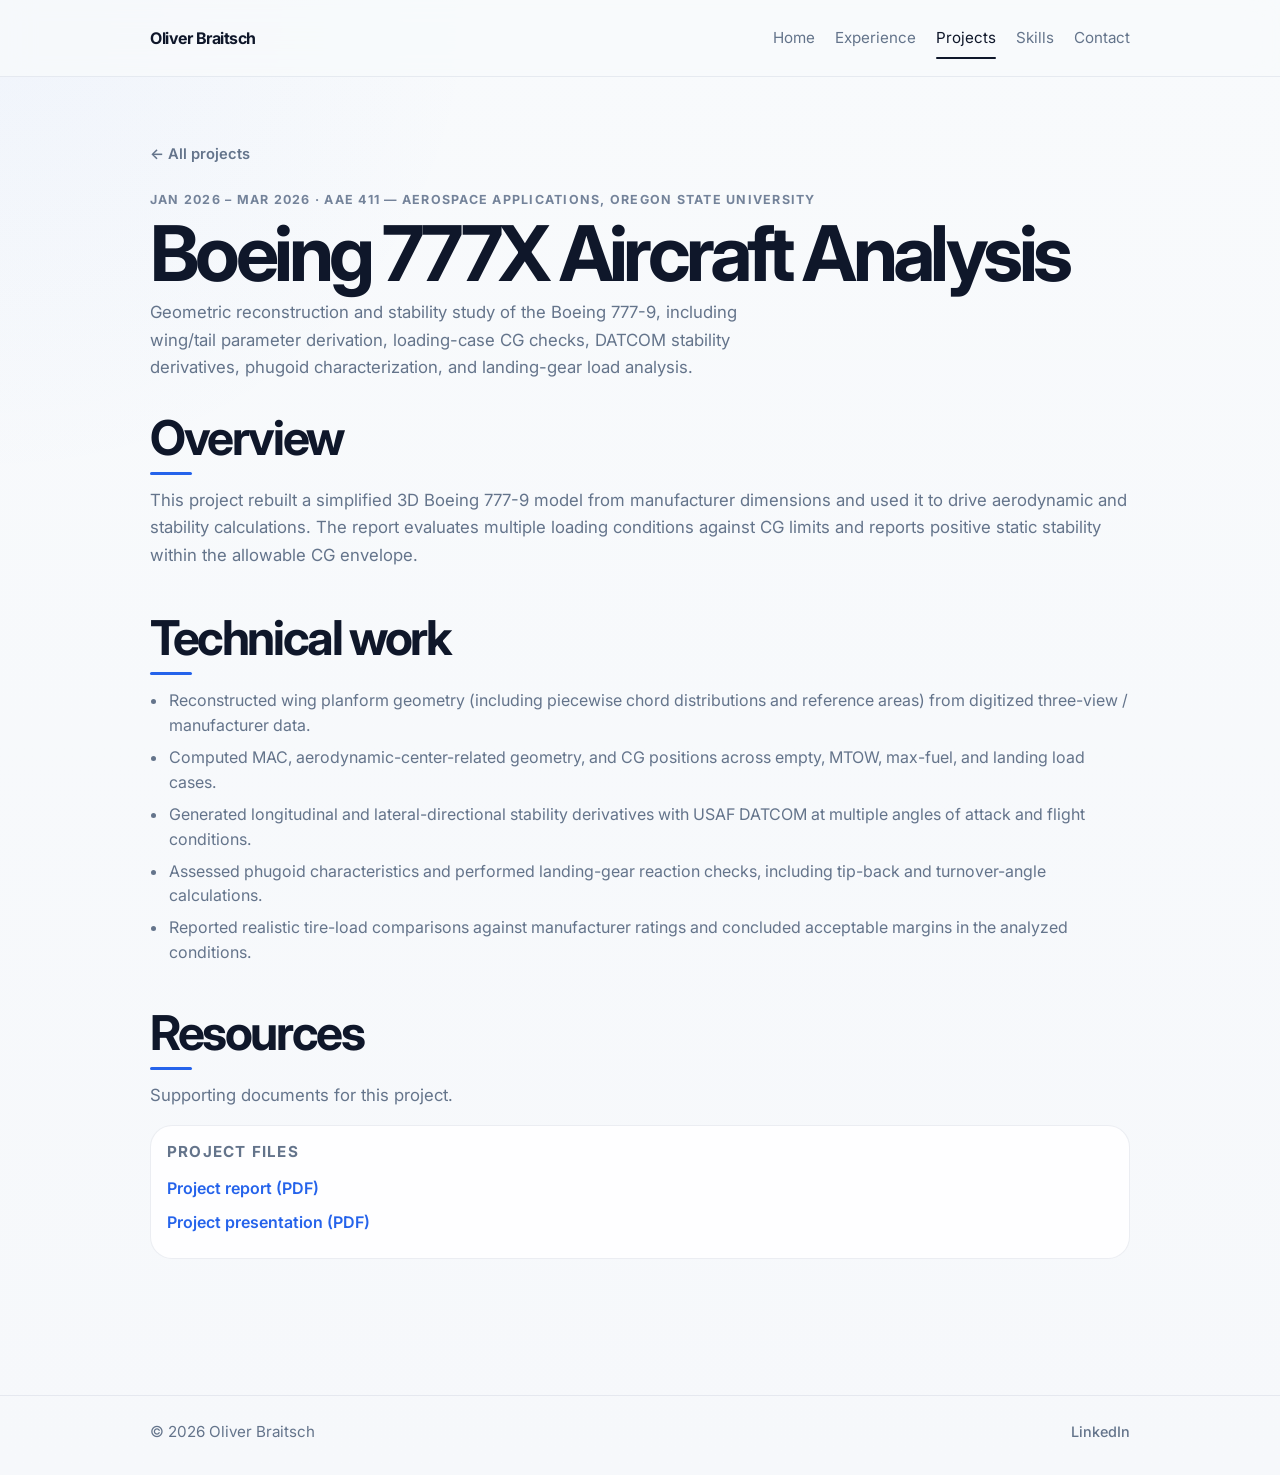
<file: projects/boeing-777x-analysis.html>
<!DOCTYPE html>
<html lang="en">
<head>
  <meta charset="UTF-8" />
  <meta name="viewport" content="width=device-width, initial-scale=1.0" />
  <meta name="description" content="AAE 411 Aerospace Applications: Boeing 777X analysis — wing geometry, stability, and DATCOM (Oregon State)." />
  <meta name="theme-color" content="#f6f8fb" media="(prefers-color-scheme: light)" />
  <meta name="theme-color" content="#0b1120" media="(prefers-color-scheme: dark)" />
  <title>Boeing 777X Aircraft Analysis | Oliver Braitsch</title>
  <link rel="canonical" href="https://obraitsch.github.io/projects/boeing-777x-analysis.html" />
  <meta property="og:type" content="website" />
  <meta property="og:site_name" content="Oliver Braitsch" />
  <meta property="og:title" content="Boeing 777X Aircraft Analysis" />
  <meta property="og:description" content="Course project: wing geometry, aerodynamic and structural calculations, static/dynamic stability with DATCOM." />
  <meta property="og:url" content="https://obraitsch.github.io/projects/boeing-777x-analysis.html" />
  <meta property="og:image" content="https://obraitsch.github.io/assets/images/og-image.png" />
  <meta name="twitter:card" content="summary_large_image" />
  <meta name="twitter:title" content="Boeing 777X Aircraft Analysis" />
  <meta name="twitter:description" content="Course project: wing geometry, aerodynamic and structural calculations, static/dynamic stability with DATCOM." />
  <meta name="twitter:image" content="https://obraitsch.github.io/assets/images/og-image.png" />
  <link rel="icon" href="../assets/images/favicon.svg" type="image/svg+xml" />
  <link rel="preconnect" href="https://fonts.googleapis.com" />
  <link rel="preconnect" href="https://fonts.gstatic.com" crossorigin />
  <link href="https://fonts.googleapis.com/css2?family=Inter:wght@400;500;600;700&display=swap" rel="stylesheet" />
  <link rel="stylesheet" href="../css/styles.css" />
</head>
<body>
  <a class="skip-link" href="#main">Skip to main content</a>
  <header class="site-header">
    <div class="container nav">
      <a class="brand" href="../index.html">Oliver Braitsch</a>
      <nav class="nav-links">
        <a href="../index.html">Home</a>
        <a href="../experience.html">Experience</a>
        <a class="active" href="../projects.html">Projects</a>
        <a href="../skills.html">Skills</a>
        <a href="../contact.html">Contact</a>
      </nav>
    </div>
  </header>

  <main id="main">
    <section>
      <div class="container">
        <p class="project-detail-back fade-in">
          <a href="../projects.html">← All projects</a>
        </p>

        <header class="project-detail-title fade-in">
          <p class="kicker">Jan 2026 – Mar 2026 · AAE 411 — Aerospace Applications, Oregon State University</p>
          <h1>Boeing 777X Aircraft Analysis</h1>
          <p class="lead">
            Geometric reconstruction and stability study of the Boeing 777-9, including wing/tail parameter derivation, loading-case CG checks, DATCOM stability derivatives, phugoid characterization, and landing-gear load analysis.
          </p>
        </header>

        <div class="project-detail-section fade-in delay-1 project-prose">
          <h2>Overview</h2>
          <p class="lead">
            This project rebuilt a simplified 3D Boeing 777-9 model from manufacturer dimensions and used it to drive aerodynamic and stability calculations. The report evaluates multiple loading conditions against CG limits and reports positive static stability within the allowable CG envelope.
          </p>
        </div>

        <div class="project-detail-section fade-in delay-1 project-prose">
          <h2>Technical work</h2>
          <ul class="list">
            <li>Reconstructed wing planform geometry (including piecewise chord distributions and reference areas) from digitized three-view / manufacturer data.</li>
            <li>Computed MAC, aerodynamic-center-related geometry, and CG positions across empty, MTOW, max-fuel, and landing load cases.</li>
            <li>Generated longitudinal and lateral-directional stability derivatives with USAF DATCOM at multiple angles of attack and flight conditions.</li>
            <li>Assessed phugoid characteristics and performed landing-gear reaction checks, including tip-back and turnover-angle calculations.</li>
            <li>Reported realistic tire-load comparisons against manufacturer ratings and concluded acceptable margins in the analyzed conditions.</li>
          </ul>
        </div>

        <div class="project-detail-section fade-in delay-1">
          <h2>Resources</h2>
          <p class="lead project-detail-note">
            Supporting documents for this project.
          </p>
          <div class="resource-card">
            <p class="resource-card__label">Project files</p>
            <ul class="resource-list">
              <li><a href="../assets/files/411ProjectPaper.docx.pdf" target="_blank" rel="noopener noreferrer">Project report (PDF)</a></li>
              <li><a href="../assets/files/411Presentation.pdf" target="_blank" rel="noopener noreferrer">Project presentation (PDF)</a></li>
            </ul>
          </div>
        </div>
      </div>
    </section>
  </main>

  <footer class="site-footer">
    <div class="container footer-inner">
      <span>© 2026 Oliver Braitsch</span>
      <div class="footer-social">
        <a href="https://www.linkedin.com/in/oliver-braitsch" target="_blank" rel="noopener noreferrer">LinkedIn</a>
      </div>
    </div>
  </footer>
  <script src="../assets/js/site.js" defer></script>
</body>
</html>
</file>
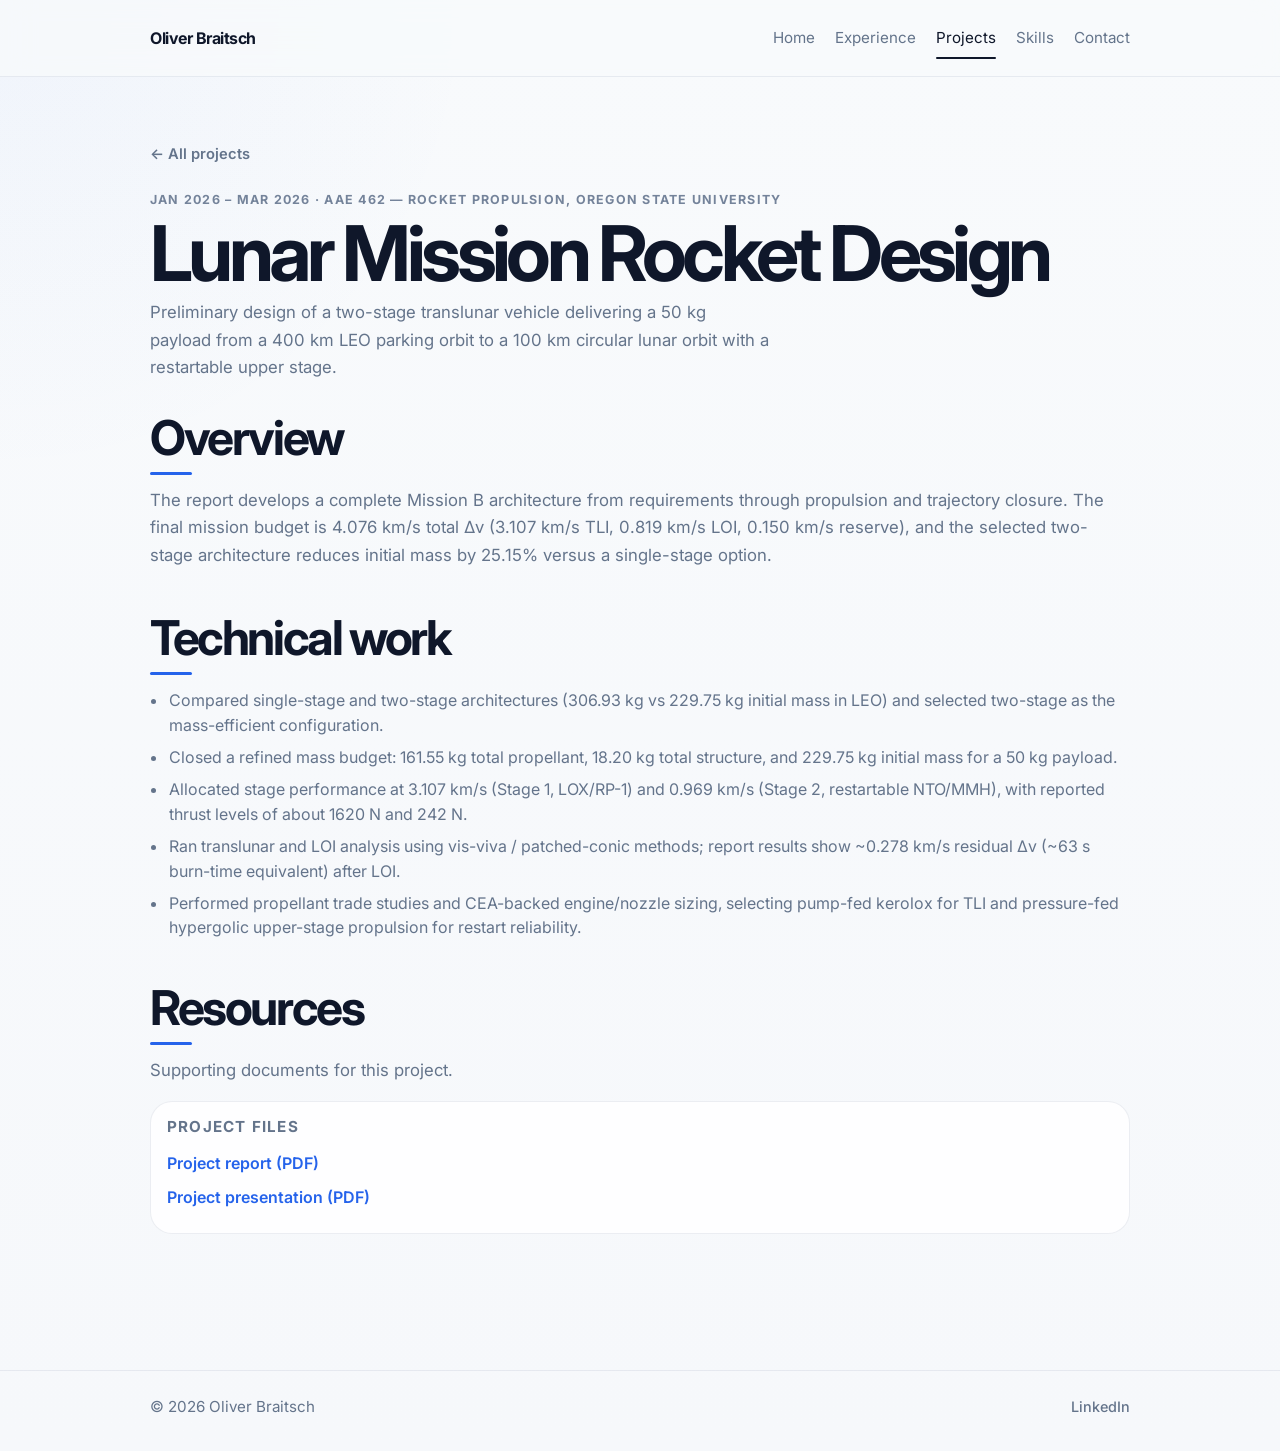
<file: projects/lunar-mission-rocket.html>
<!DOCTYPE html>
<html lang="en">
<head>
  <meta charset="UTF-8" />
  <meta name="viewport" content="width=device-width, initial-scale=1.0" />
  <meta name="description" content="AAE 462 Rocket Propulsion: two-stage lunar mission rocket — Δv budgeting, staging, trajectory, and propellant evaluation (Oregon State)." />
  <meta name="theme-color" content="#f6f8fb" media="(prefers-color-scheme: light)" />
  <meta name="theme-color" content="#0b1120" media="(prefers-color-scheme: dark)" />
  <title>Lunar Mission Rocket Design | Oliver Braitsch</title>
  <link rel="canonical" href="https://obraitsch.github.io/projects/lunar-mission-rocket.html" />
  <meta property="og:type" content="website" />
  <meta property="og:site_name" content="Oliver Braitsch" />
  <meta property="og:title" content="Lunar Mission Rocket Design" />
  <meta property="og:description" content="Course project: two-stage vehicle for 50 kg payload to lunar orbit — Tsiolkovsky sizing, patched conics, NASA CEA." />
  <meta property="og:url" content="https://obraitsch.github.io/projects/lunar-mission-rocket.html" />
  <meta property="og:image" content="https://obraitsch.github.io/assets/images/og-image.png" />
  <meta name="twitter:card" content="summary_large_image" />
  <meta name="twitter:title" content="Lunar Mission Rocket Design" />
  <meta name="twitter:description" content="Course project: two-stage vehicle for 50 kg payload to lunar orbit — Tsiolkovsky sizing, patched conics, NASA CEA." />
  <meta name="twitter:image" content="https://obraitsch.github.io/assets/images/og-image.png" />
  <link rel="icon" href="../assets/images/favicon.svg" type="image/svg+xml" />
  <link rel="preconnect" href="https://fonts.googleapis.com" />
  <link rel="preconnect" href="https://fonts.gstatic.com" crossorigin />
  <link href="https://fonts.googleapis.com/css2?family=Inter:wght@400;500;600;700&display=swap" rel="stylesheet" />
  <link rel="stylesheet" href="../css/styles.css" />
</head>
<body>
  <a class="skip-link" href="#main">Skip to main content</a>
  <header class="site-header">
    <div class="container nav">
      <a class="brand" href="../index.html">Oliver Braitsch</a>
      <nav class="nav-links">
        <a href="../index.html">Home</a>
        <a href="../experience.html">Experience</a>
        <a class="active" href="../projects.html">Projects</a>
        <a href="../skills.html">Skills</a>
        <a href="../contact.html">Contact</a>
      </nav>
    </div>
  </header>

  <main id="main">
    <section>
      <div class="container">
        <p class="project-detail-back fade-in">
          <a href="../projects.html">← All projects</a>
        </p>

        <header class="project-detail-title fade-in">
          <p class="kicker">Jan 2026 – Mar 2026 · AAE 462 — Rocket Propulsion, Oregon State University</p>
          <h1>Lunar Mission Rocket Design</h1>
          <p class="lead">
            Preliminary design of a two-stage translunar vehicle delivering a 50 kg payload from a 400 km LEO parking orbit to a 100 km circular lunar orbit with a restartable upper stage.
          </p>
        </header>

        <div class="project-detail-section fade-in delay-1 project-prose">
          <h2>Overview</h2>
          <p class="lead">
            The report develops a complete Mission B architecture from requirements through propulsion and trajectory closure. The final mission budget is 4.076 km/s total Δv (3.107 km/s TLI, 0.819 km/s LOI, 0.150 km/s reserve), and the selected two-stage architecture reduces initial mass by 25.15% versus a single-stage option.
          </p>
        </div>

        <div class="project-detail-section fade-in delay-1 project-prose">
          <h2>Technical work</h2>
          <ul class="list">
            <li>Compared single-stage and two-stage architectures (306.93 kg vs 229.75 kg initial mass in LEO) and selected two-stage as the mass-efficient configuration.</li>
            <li>Closed a refined mass budget: 161.55 kg total propellant, 18.20 kg total structure, and 229.75 kg initial mass for a 50 kg payload.</li>
            <li>Allocated stage performance at 3.107 km/s (Stage 1, LOX/RP-1) and 0.969 km/s (Stage 2, restartable NTO/MMH), with reported thrust levels of about 1620 N and 242 N.</li>
            <li>Ran translunar and LOI analysis using vis-viva / patched-conic methods; report results show ~0.278 km/s residual Δv (~63 s burn-time equivalent) after LOI.</li>
            <li>Performed propellant trade studies and CEA-backed engine/nozzle sizing, selecting pump-fed kerolox for TLI and pressure-fed hypergolic upper-stage propulsion for restart reliability.</li>
          </ul>
        </div>

        <div class="project-detail-section fade-in delay-1">
          <h2>Resources</h2>
          <p class="lead project-detail-note">
            Supporting documents for this project.
          </p>
          <div class="resource-card">
            <p class="resource-card__label">Project files</p>
            <ul class="resource-list">
              <li><a href="../assets/files/462ProjectPaper.pdf" target="_blank" rel="noopener noreferrer">Project report (PDF)</a></li>
              <li><a href="../assets/files/462Presentation.pdf" target="_blank" rel="noopener noreferrer">Project presentation (PDF)</a></li>
            </ul>
          </div>
        </div>
      </div>
    </section>
  </main>

  <footer class="site-footer">
    <div class="container footer-inner">
      <span>© 2026 Oliver Braitsch</span>
      <div class="footer-social">
        <a href="https://www.linkedin.com/in/oliver-braitsch" target="_blank" rel="noopener noreferrer">LinkedIn</a>
      </div>
    </div>
  </footer>
  <script src="../assets/js/site.js" defer></script>
</body>
</html>
</file>
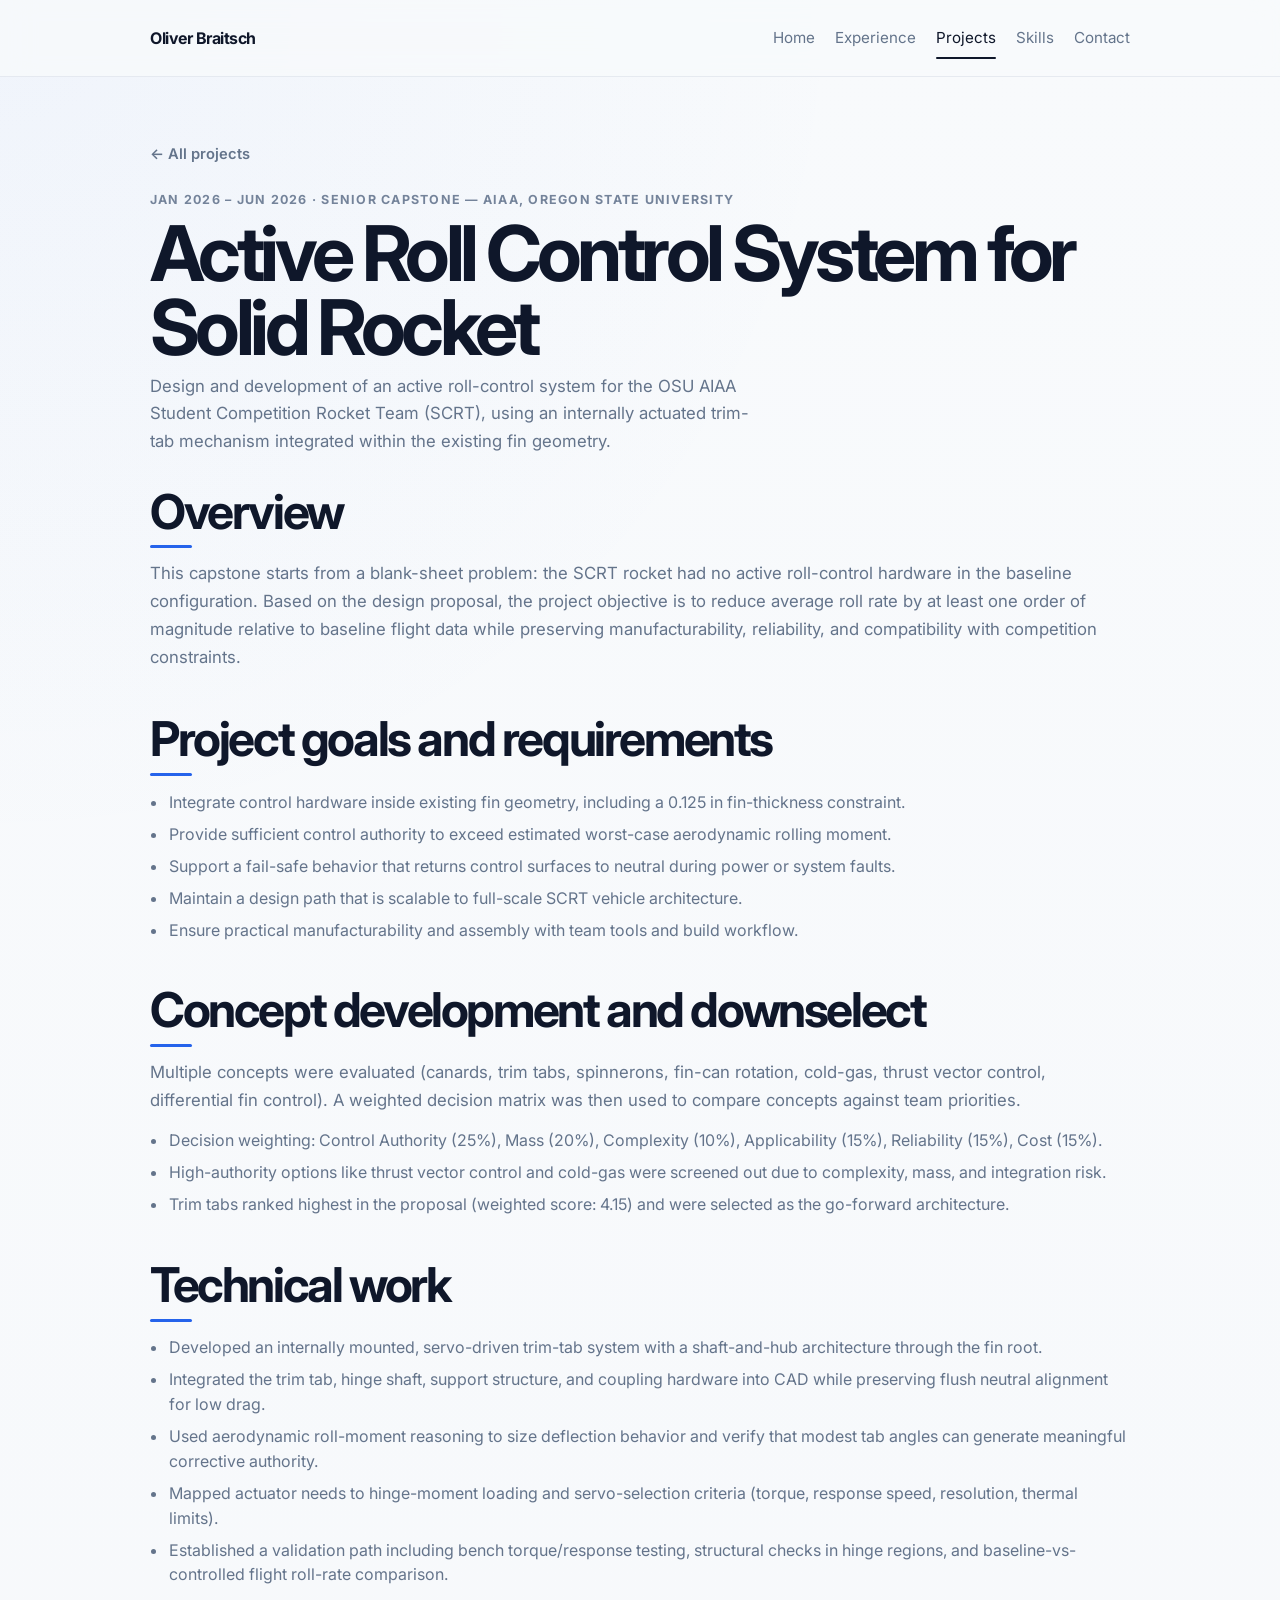
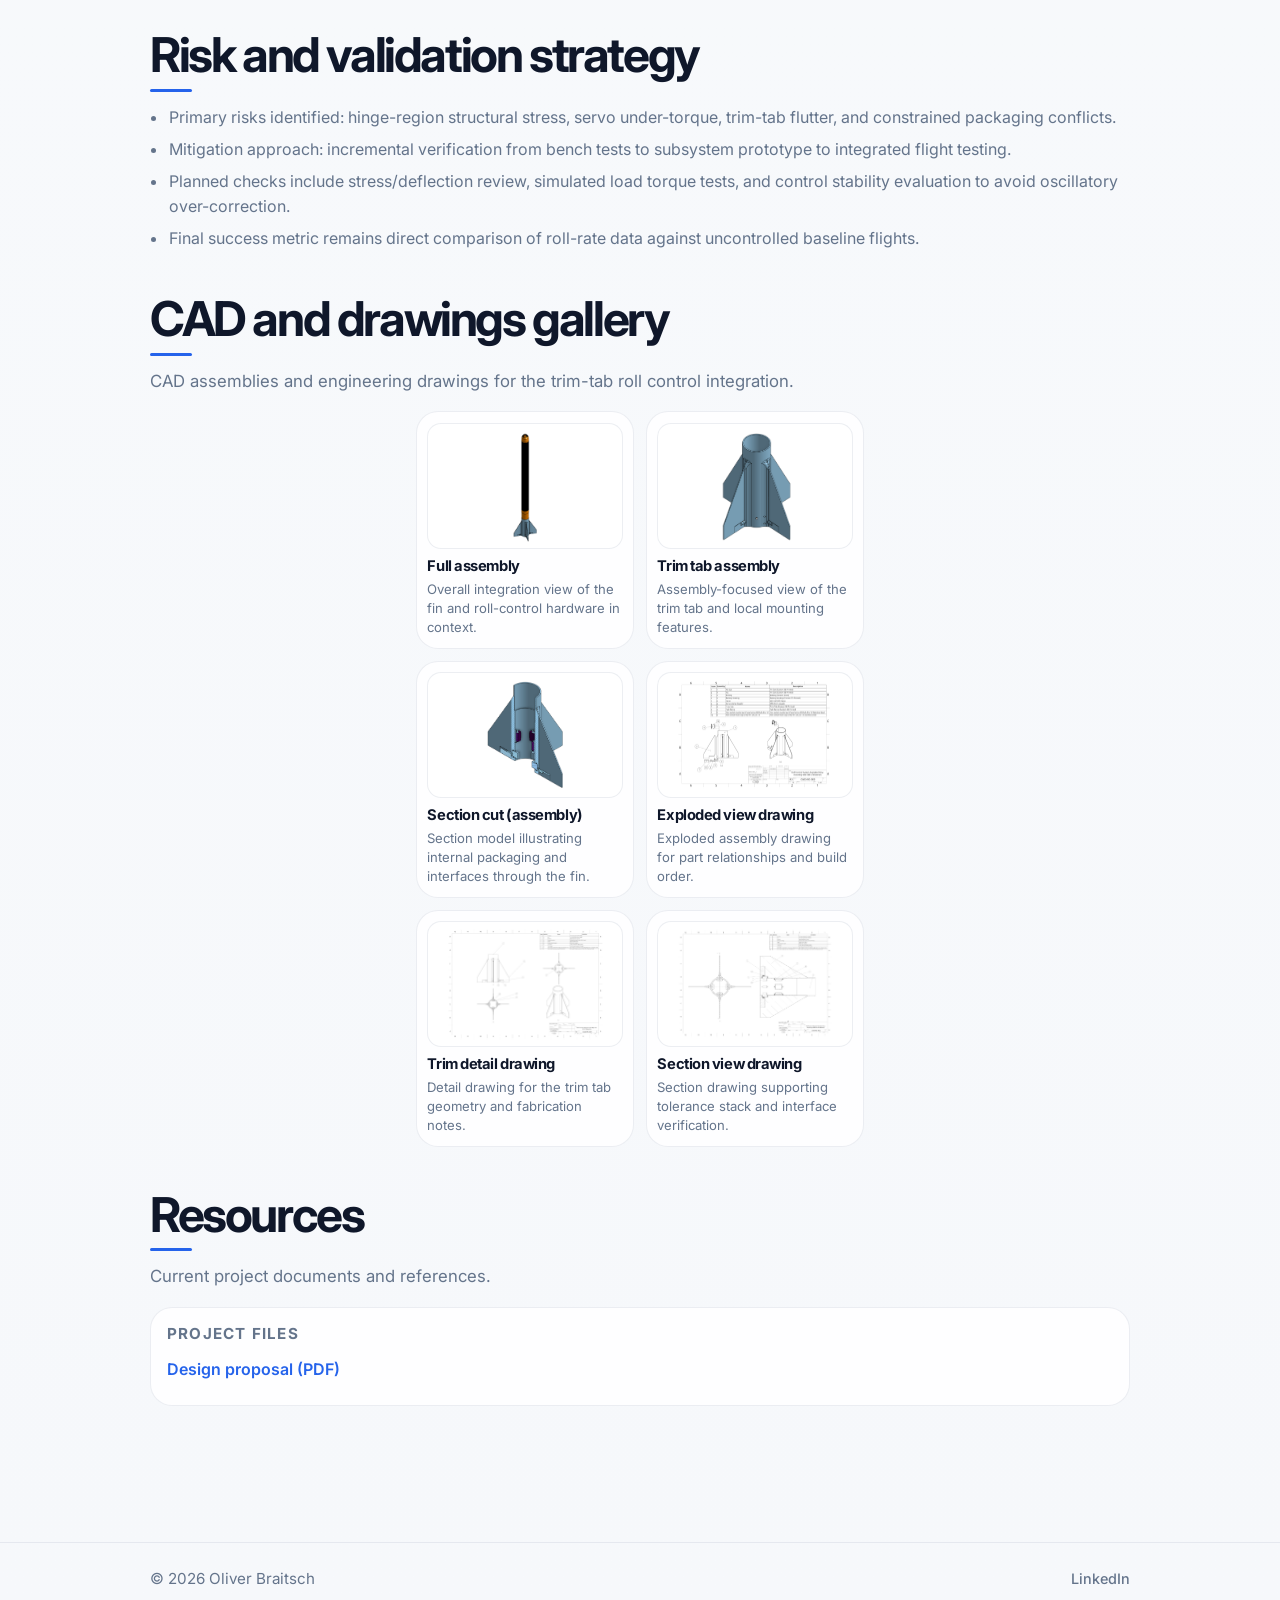
<file: projects/solid-rocket-roll-control.html>
<!DOCTYPE html>
<html lang="en">
<head>
  <meta charset="UTF-8" />
  <meta name="viewport" content="width=device-width, initial-scale=1.0" />
  <meta name="description" content="Senior capstone: active roll control for a solid rocket — trim tab design, CAD, aerodynamic analysis, and trade studies (Oregon State / AIAA)." />
  <meta name="theme-color" content="#f6f8fb" media="(prefers-color-scheme: light)" />
  <meta name="theme-color" content="#0b1120" media="(prefers-color-scheme: dark)" />
  <title>Active Roll Control System for Solid Rocket | Oliver Braitsch</title>
  <link rel="canonical" href="https://obraitsch.github.io/projects/solid-rocket-roll-control.html" />
  <meta property="og:type" content="website" />
  <meta property="og:site_name" content="Oliver Braitsch" />
  <meta property="og:title" content="Active Roll Control System for Solid Rocket" />
  <meta property="og:description" content="Capstone project: servo-actuated trim tab in a 0.125 in fin, NX/Onshape modeling, and roll authority analysis." />
  <meta property="og:url" content="https://obraitsch.github.io/projects/solid-rocket-roll-control.html" />
  <meta property="og:image" content="https://obraitsch.github.io/assets/images/og-image.png" />
  <meta name="twitter:card" content="summary_large_image" />
  <meta name="twitter:title" content="Active Roll Control System for Solid Rocket" />
  <meta name="twitter:description" content="Capstone project: servo-actuated trim tab in a 0.125 in fin, NX/Onshape modeling, and roll authority analysis." />
  <meta name="twitter:image" content="https://obraitsch.github.io/assets/images/og-image.png" />
  <link rel="icon" href="../assets/images/favicon.svg" type="image/svg+xml" />
  <link rel="preconnect" href="https://fonts.googleapis.com" />
  <link rel="preconnect" href="https://fonts.gstatic.com" crossorigin />
  <link href="https://fonts.googleapis.com/css2?family=Inter:wght@400;500;600;700&display=swap" rel="stylesheet" />
  <link rel="stylesheet" href="../css/styles.css" />
</head>
<body>
  <a class="skip-link" href="#main">Skip to main content</a>
  <header class="site-header">
    <div class="container nav">
      <a class="brand" href="../index.html">Oliver Braitsch</a>
      <nav class="nav-links">
        <a href="../index.html">Home</a>
        <a href="../experience.html">Experience</a>
        <a class="active" href="../projects.html">Projects</a>
        <a href="../skills.html">Skills</a>
        <a href="../contact.html">Contact</a>
      </nav>
    </div>
  </header>

  <main id="main">
    <section>
      <div class="container">
        <p class="project-detail-back fade-in">
          <a href="../projects.html">← All projects</a>
        </p>

        <header class="project-detail-title fade-in">
          <p class="kicker">Jan 2026 – Jun 2026 · Senior Capstone — AIAA, Oregon State University</p>
          <h1>Active Roll Control System for Solid Rocket</h1>
          <p class="lead">
            Design and development of an active roll-control system for the OSU AIAA Student Competition Rocket Team (SCRT), using an internally actuated trim-tab mechanism integrated within the existing fin geometry.
          </p>
        </header>

        <div class="project-detail-section fade-in delay-1 project-prose">
          <h2>Overview</h2>
          <p class="lead">
            This capstone starts from a blank-sheet problem: the SCRT rocket had no active roll-control hardware in the baseline configuration. Based on the design proposal, the project objective is to reduce average roll rate by at least one order of magnitude relative to baseline flight data while preserving manufacturability, reliability, and compatibility with competition constraints.
          </p>
        </div>

        <div class="project-detail-section fade-in delay-1 project-prose">
          <h2>Project goals and requirements</h2>
          <ul class="list">
            <li>Integrate control hardware inside existing fin geometry, including a 0.125 in fin-thickness constraint.</li>
            <li>Provide sufficient control authority to exceed estimated worst-case aerodynamic rolling moment.</li>
            <li>Support a fail-safe behavior that returns control surfaces to neutral during power or system faults.</li>
            <li>Maintain a design path that is scalable to full-scale SCRT vehicle architecture.</li>
            <li>Ensure practical manufacturability and assembly with team tools and build workflow.</li>
          </ul>
        </div>

        <div class="project-detail-section fade-in delay-1 project-prose">
          <h2>Concept development and downselect</h2>
          <p class="lead">
            Multiple concepts were evaluated (canards, trim tabs, spinnerons, fin-can rotation, cold-gas, thrust vector control, differential fin control). A weighted decision matrix was then used to compare concepts against team priorities.
          </p>
          <ul class="list">
            <li>Decision weighting: Control Authority (25%), Mass (20%), Complexity (10%), Applicability (15%), Reliability (15%), Cost (15%).</li>
            <li>High-authority options like thrust vector control and cold-gas were screened out due to complexity, mass, and integration risk.</li>
            <li>Trim tabs ranked highest in the proposal (weighted score: 4.15) and were selected as the go-forward architecture.</li>
          </ul>
        </div>

        <div class="project-detail-section fade-in delay-1 project-prose">
          <h2>Technical work</h2>
          <ul class="list">
            <li>Developed an internally mounted, servo-driven trim-tab system with a shaft-and-hub architecture through the fin root.</li>
            <li>Integrated the trim tab, hinge shaft, support structure, and coupling hardware into CAD while preserving flush neutral alignment for low drag.</li>
            <li>Used aerodynamic roll-moment reasoning to size deflection behavior and verify that modest tab angles can generate meaningful corrective authority.</li>
            <li>Mapped actuator needs to hinge-moment loading and servo-selection criteria (torque, response speed, resolution, thermal limits).</li>
            <li>Established a validation path including bench torque/response testing, structural checks in hinge regions, and baseline-vs-controlled flight roll-rate comparison.</li>
          </ul>
        </div>

        <div class="project-detail-section fade-in delay-1 project-prose">
          <h2>Risk and validation strategy</h2>
          <ul class="list">
            <li>Primary risks identified: hinge-region structural stress, servo under-torque, trim-tab flutter, and constrained packaging conflicts.</li>
            <li>Mitigation approach: incremental verification from bench tests to subsystem prototype to integrated flight testing.</li>
            <li>Planned checks include stress/deflection review, simulated load torque tests, and control stability evaluation to avoid oscillatory over-correction.</li>
            <li>Final success metric remains direct comparison of roll-rate data against uncontrolled baseline flights.</li>
          </ul>
        </div>

        <div class="project-detail-section fade-in delay-1">
          <h2>CAD and drawings gallery</h2>
          <p class="lead project-detail-note">
            CAD assemblies and engineering drawings for the trim-tab roll control integration.
          </p>
          <div class="project-gallery">
            <article class="gallery-item">
              <div class="gallery-item__media">
                <img src="../assets/images/projects/roll-control/FullAssembly.png" alt="CAD: full assembly of fin with integrated trim tab roll control hardware." loading="lazy" decoding="async" />
              </div>
              <h3>Full assembly</h3>
              <p>Overall integration view of the fin and roll-control hardware in context.</p>
            </article>
            <article class="gallery-item">
              <div class="gallery-item__media">
                <img src="../assets/images/projects/roll-control/TrimAssembly.png" alt="CAD: trim tab assembly detail showing tab and hinge integration." loading="lazy" decoding="async" />
              </div>
              <h3>Trim tab assembly</h3>
              <p>Assembly-focused view of the trim tab and local mounting features.</p>
            </article>
            <article class="gallery-item">
              <div class="gallery-item__media">
                <img src="../assets/images/projects/roll-control/SectioncutViewAssembly.png" alt="CAD section cut through fin assembly showing internal trim tab layout." loading="lazy" decoding="async" />
              </div>
              <h3>Section cut (assembly)</h3>
              <p>Section model illustrating internal packaging and interfaces through the fin.</p>
            </article>
            <article class="gallery-item">
              <div class="gallery-item__media">
                <img src="../assets/images/projects/roll-control/ExplodedViewDrawing.png" alt="Engineering drawing: exploded view of trim tab roll control components." loading="lazy" decoding="async" />
              </div>
              <h3>Exploded view drawing</h3>
              <p>Exploded assembly drawing for part relationships and build order.</p>
            </article>
            <article class="gallery-item">
              <div class="gallery-item__media">
                <img src="../assets/images/projects/roll-control/TrimDrawing.png" alt="Engineering drawing: trim tab detail dimensions and specifications." loading="lazy" decoding="async" />
              </div>
              <h3>Trim detail drawing</h3>
              <p>Detail drawing for the trim tab geometry and fabrication notes.</p>
            </article>
            <article class="gallery-item">
              <div class="gallery-item__media">
                <img src="../assets/images/projects/roll-control/SectionCutViewDrawing.png" alt="Engineering drawing: section view with dimensions for fin and trim tab." loading="lazy" decoding="async" />
              </div>
              <h3>Section view drawing</h3>
              <p>Section drawing supporting tolerance stack and interface verification.</p>
            </article>
          </div>
        </div>

        <div class="project-detail-section fade-in delay-1">
          <h2>Resources</h2>
          <p class="lead project-detail-note">
            Current project documents and references.
          </p>
          <div class="resource-card">
            <p class="resource-card__label">Project files</p>
            <ul class="resource-list">
              <li><a href="../assets/files/designproposal.pdf" target="_blank" rel="noopener noreferrer">Design proposal (PDF)</a></li>
            </ul>
          </div>
        </div>
      </div>
    </section>
  </main>

  <footer class="site-footer">
    <div class="container footer-inner">
      <span>© 2026 Oliver Braitsch</span>
      <div class="footer-social">
        <a href="https://www.linkedin.com/in/oliver-braitsch" target="_blank" rel="noopener noreferrer">LinkedIn</a>
      </div>
    </div>
  </footer>
  <script src="../assets/js/site.js" defer></script>
</body>
</html>
</file>
<file: css/styles.css>
:root {
  --bg: #f6f8fb;
  --surface: rgba(255, 255, 255, 0.82);
  --surface-solid: #ffffff;
  --text: #0f172a;
  --muted: #64748b;
  --line: rgba(148, 163, 184, 0.18);
  --accent: #2563eb;
  --accent-soft: rgba(37, 99, 235, 0.08);
  --kicker-color: #74839a;
  --tag-border: rgba(37, 99, 235, 0.08);
  --max: 980px;
  --radius: 22px;
  --shadow-sm: 0 6px 20px rgba(15, 23, 42, 0.04);
  --shadow-md: 0 12px 30px rgba(15, 23, 42, 0.06);
}

* {
  box-sizing: border-box;
}

html {
  scroll-behavior: smooth;
}

body {
  margin: 0;
  font-family: "Inter", Arial, Helvetica, sans-serif;
  background:
    radial-gradient(circle at top left, rgba(37, 99, 235, 0.04), transparent 25%),
    linear-gradient(180deg, #f8fafc 0%, #f6f8fb 100%);
  color: var(--text);
  line-height: 1.55;
}

a {
  color: inherit;
  text-decoration: none;
}

.skip-link {
  position: absolute;
  left: 0.75rem;
  top: -100px;
  z-index: 200;
  padding: 0.5rem 1rem;
  background: var(--surface-solid);
  border: 1px solid var(--line);
  border-radius: 10px;
  font-weight: 600;
  font-size: 0.9rem;
  color: var(--text);
  box-shadow: var(--shadow-sm);
  transition: top 0.15s ease;
}

.skip-link:focus {
  top: 0.75rem;
}

.skip-link:focus-visible {
  outline: 2px solid var(--accent);
  outline-offset: 3px;
}

a:focus-visible,
.button:focus-visible,
.link-inline:focus-visible,
.nav-links a:focus-visible {
  outline: 2px solid var(--accent);
  outline-offset: 3px;
}

@media (prefers-reduced-motion: reduce) {
  html {
    scroll-behavior: auto;
  }

  .skip-link {
    transition: none;
  }

  .fade-in,
  .fade-in.delay-1,
  .fade-in.delay-2 {
    animation: none !important;
  }
}

.container {
  width: min(calc(100% - 2rem), var(--max));
  margin: 0 auto;
}

.site-header {
  position: sticky;
  top: 0;
  z-index: 100;
  background: rgba(248, 250, 252, 0.78);
  backdrop-filter: blur(16px);
  border-bottom: 1px solid var(--line);
}

.nav {
  min-height: 76px;
  display: flex;
  align-items: center;
  justify-content: space-between;
  gap: 1rem;
  flex-wrap: wrap;
}

.brand {
  font-size: 1rem;
  font-weight: 700;
  letter-spacing: -0.03em;
}

.nav-links {
  display: flex;
  gap: 1.25rem;
  flex-wrap: wrap;
  align-items: center;
}

.nav-links a {
  font-size: 0.95rem;
  color: var(--muted);
  padding: 0.35rem 0;
  position: relative;
  transition: color 0.2s ease;
}

.nav-links a::after {
  content: "";
  position: absolute;
  left: 0;
  bottom: -0.2rem;
  width: 100%;
  height: 2px;
  border-radius: 999px;
  background: var(--text);
  transform: scaleX(0);
  transform-origin: center;
  transition: transform 0.2s ease;
}

.nav-links a:hover,
.nav-links a.active {
  color: var(--text);
}

.nav-links a.active::after {
  transform: scaleX(1);
}

main {
  padding: 4rem 0 5rem;
}

section {
  margin-bottom: 3.5rem;
}

.hero {
  min-height: calc(100vh - 76px);
  display: flex;
  align-items: center;
  justify-content: center;
}

h1 {
  font-size: clamp(2.5rem, 7vw, 4.8rem);
  line-height: 0.96;
  letter-spacing: -0.06em;
  margin: 0 0 1rem;
}

h2 {
  font-size: clamp(2rem, 4vw, 3rem);
  line-height: 1.02;
  letter-spacing: -0.05em;
  margin: 0 0 0.7rem;
}

h2::after {
  content: "";
  display: block;
  width: 42px;
  height: 3px;
  border-radius: 999px;
  background: var(--accent);
  margin-top: 0.55rem;
}

h3 {
  margin: 0;
  font-size: 1.12rem;
  line-height: 1.25;
  letter-spacing: -0.03em;
}

p {
  margin: 0;
}

.lead {
  max-width: 620px;
  color: var(--muted);
  font-size: 1.05rem;
  line-height: 1.65;
}

.section-intro {
  margin-bottom: 1.5rem;
}

.section-intro .lead {
  margin-top: 0.25rem;
}

.button-row {
  display: flex;
  justify-content: center;
  gap: 0.85rem;
  flex-wrap: wrap;
  margin-top: 1.75rem;
}

.button {
  display: inline-flex;
  align-items: center;
  justify-content: center;
  min-height: 46px;
  padding: 0.85rem 1.15rem;
  border-radius: 12px;
  border: 1px solid var(--line);
  background: var(--surface-solid);
  color: var(--text);
  font-weight: 600;
  box-shadow: var(--shadow-sm);
  transition: transform 0.2s ease, box-shadow 0.2s ease, border-color 0.2s ease;
}

.button:hover {
  transform: translateY(-1px);
  box-shadow: var(--shadow-md);
  border-color: rgba(15, 23, 42, 0.12);
}

.button.primary {
  background: var(--text);
  color: #ffffff;
  border-color: var(--text);
}

.grid-2,
.grid-3,
.simple-stack {
  display: grid;
  gap: 1rem;
}

.grid-2 {
  grid-template-columns: repeat(2, minmax(0, 1fr));
}

.grid-3 {
  grid-template-columns: repeat(3, minmax(0, 1fr));
}

.card {
  background: var(--surface);
  border: 1px solid var(--line);
  border-radius: var(--radius);
  padding: 1.2rem 1.25rem;
  box-shadow: var(--shadow-sm);
  backdrop-filter: blur(10px);
  transition: transform 0.2s ease, box-shadow 0.2s ease, border-color 0.2s ease;
}

.card:hover {
  transform: translateY(-2px);
  box-shadow: var(--shadow-md);
  border-color: rgba(15, 23, 42, 0.1);
}

.kicker {
  font-size: 0.78rem;
  font-weight: 700;
  text-transform: uppercase;
  letter-spacing: 0.1em;
  color: var(--kicker-color);
  margin-bottom: 0.7rem;
}

.muted {
  color: var(--muted);
  margin-top: 0.45rem;
}

.list {
  margin: 0.85rem 0 0;
  padding-left: 1.1rem;
  color: var(--muted);
}

.list li {
  margin-bottom: 0.45rem;
  padding-left: 0.1rem;
}

.link-inline {
  color: var(--accent);
  font-weight: 600;
  transition: opacity 0.2s ease;
}

.link-inline:hover {
  opacity: 0.8;
  text-decoration: underline;
}

.site-footer {
  border-top: 1px solid var(--line);
  padding: 1.5rem 0 2rem;
  color: var(--muted);
  font-size: 0.95rem;
}

.footer-inner {
  display: flex;
  flex-wrap: wrap;
  align-items: center;
  justify-content: space-between;
  gap: 1rem;
}

.footer-social {
  display: flex;
  align-items: center;
  gap: 0.5rem;
  font-size: 0.9rem;
}

.footer-social a {
  color: var(--muted);
  font-weight: 500;
}

.footer-social a:hover {
  color: var(--text);
}

.footer-dot {
  color: var(--line);
  user-select: none;
}

.center-home {
  min-height: calc(100vh - 76px);
  display: flex;
  align-items: center;
  justify-content: center;
  text-align: center;
}

.home-hero-page.center-home {
  padding-left: 1rem;
  padding-right: 1rem;
}

.home-hero {
  display: grid;
  gap: 2rem;
  align-items: center;
  justify-items: center;
  width: 100%;
  max-width: 880px;
  margin: 0 auto;
  text-align: center;
}

@media (min-width: 768px) {
  .home-hero {
    grid-template-columns: auto minmax(0, 1fr);
    justify-items: start;
    text-align: left;
  }

  .home-hero .home-content {
    text-align: left;
  }

  .home-hero .home-links {
    justify-content: flex-start;
  }
}

.home-avatar {
  width: clamp(120px, 28vw, 200px);
  aspect-ratio: 1;
  border-radius: 50%;
  background: linear-gradient(145deg, var(--accent-soft), rgba(37, 99, 235, 0.16));
  border: 1px solid var(--line);
  display: grid;
  place-items: center;
  box-shadow: var(--shadow-md);
  flex-shrink: 0;
}

.home-avatar__initials {
  font-size: clamp(2rem, 6vw, 3.25rem);
  font-weight: 700;
  letter-spacing: -0.06em;
  color: var(--accent);
  line-height: 1;
}

.home-content {
  max-width: 680px;
}

.home-content .lead {
  margin: 0.25rem auto 0;
}

.home-intro-secondary {
  margin-top: 1rem;
}

.home-status {
  margin-top: 0.85rem;
  font-size: 0.98rem;
  line-height: 1.55;
  max-width: 38rem;
}

.home-status strong {
  font-weight: 600;
  color: var(--text);
}

.home-intro-cta {
  margin-top: 0.65rem;
  font-size: 0.98rem;
}

.home-intro-cta .link-inline {
  font-weight: 600;
}

.eportfolio-stack {
  margin-top: 2rem;
}

.card-link-row {
  margin-top: 0.6rem;
}

.project-card {
  padding: 0;
  display: flex;
  flex-direction: column;
  overflow: hidden;
}

.project-card__bar {
  height: 4px;
  flex-shrink: 0;
  background: var(
    --project-strip,
    linear-gradient(90deg, var(--accent), #6366f1)
  );
}

.project-card--capstone {
  --project-strip: linear-gradient(90deg, #2563eb, #7c3aed);
}

.project-card--lunar {
  --project-strip: linear-gradient(90deg, #0ea5e9, #6366f1);
}

.project-card--aircraft {
  --project-strip: linear-gradient(90deg, #64748b, #334155);
}

.project-card__body {
  padding: 1.2rem 1.25rem;
}

.project-highlight {
  font-size: 0.95rem;
  font-weight: 600;
  color: var(--text);
  margin-top: 0.65rem;
  line-height: 1.45;
}

.project-card__extra {
  margin-top: 0.85rem;
}

.project-card__cta {
  margin-top: 1rem;
  padding-top: 1rem;
  border-top: 1px solid var(--line);
}

.project-detail-back {
  margin-bottom: 1.5rem;
}

.project-detail-back a {
  font-size: 0.92rem;
  font-weight: 600;
  color: var(--muted);
}

.project-detail-back a:hover {
  color: var(--accent);
}

.project-detail-title {
  margin-bottom: 2rem;
}

.project-detail-title h1 {
  margin-bottom: 0.5rem;
}

.project-detail-title .kicker {
  margin-bottom: 0.5rem;
}

.project-detail-section {
  margin-bottom: 2.75rem;
}

.project-detail-section:last-of-type {
  margin-bottom: 0;
}

.project-detail-section > h2 {
  margin-bottom: 0.75rem;
}

.project-detail-note {
  margin-bottom: 1rem;
}

.project-detail-section .lead {
  max-width: 100%;
}

.project-prose p + p {
  margin-top: 0.85rem;
}

.resource-list {
  list-style: none;
  margin: 0.75rem 0 0;
  padding: 0;
}

.resource-list li {
  margin-bottom: 0.6rem;
}

.resource-list a {
  display: inline-flex;
  align-items: center;
  gap: 0.35rem;
  font-weight: 600;
  color: var(--accent);
}

.resource-list a:hover {
  text-decoration: underline;
}

.resource-card {
  padding: 0.85rem 1rem;
  border-radius: var(--radius);
  border: 1px solid var(--line);
  background: var(--surface);
  margin-bottom: 0.65rem;
}

.resource-card:last-child {
  margin-bottom: 0;
}

.resource-card__label {
  font-size: 0.78rem;
  font-weight: 700;
  text-transform: uppercase;
  letter-spacing: 0.08em;
  color: var(--kicker-color);
  margin-bottom: 0.35rem;
}

.resource-card p {
  margin: 0;
  font-size: 0.95rem;
  color: var(--muted);
}

.project-gallery {
  display: grid;
  grid-template-columns: repeat(2, minmax(0, 1fr));
  gap: 0.75rem;
  margin-top: 0.85rem;
  max-width: 28rem;
  margin-left: auto;
  margin-right: auto;
}

.gallery-item {
  background: var(--surface);
  border: 1px solid var(--line);
  border-radius: var(--radius);
  padding: 0.65rem;
}

.gallery-item__media {
  width: 100%;
  height: clamp(6rem, 14vh, 9rem);
  border: 1px solid var(--line);
  border-radius: 14px;
  overflow: hidden;
  background: var(--surface-solid);
  display: flex;
  align-items: center;
  justify-content: center;
  padding: 0.35rem;
  box-sizing: border-box;
}

.gallery-item__media img {
  max-width: 100%;
  max-height: 100%;
  width: auto;
  height: auto;
  object-fit: contain;
  display: block;
}

.gallery-item h3 {
  margin-top: 0.5rem;
  font-size: 0.92rem;
}

.gallery-item p {
  margin-top: 0.3rem;
  font-size: 0.82rem;
  color: var(--muted);
  line-height: 1.45;
}

.contact-line {
  display: flex;
  align-items: center;
  justify-content: center;
  flex-wrap: wrap;
  gap: 0.65rem;
  margin-top: 0.5rem;
}

.copy-btn {
  font: inherit;
  font-size: 0.82rem;
  font-weight: 600;
  color: var(--muted);
  background: var(--surface-solid);
  border: 1px solid var(--line);
  border-radius: 8px;
  padding: 0.35rem 0.65rem;
  cursor: pointer;
  transition: color 0.2s ease, border-color 0.2s ease, background 0.2s ease;
}

.copy-btn:hover {
  color: var(--text);
  border-color: rgba(15, 23, 42, 0.14);
}

.copy-btn:focus-visible {
  outline: 2px solid var(--accent);
  outline-offset: 2px;
}

.copy-btn[data-copied="true"] {
  color: var(--accent);
  border-color: var(--accent);
}

.copy-status {
  text-align: center;
  font-size: 0.88rem;
  color: var(--muted);
  margin-top: 1.25rem;
  max-width: 36rem;
  margin-left: auto;
  margin-right: auto;
  line-height: 1.5;
}

.not-found {
  max-width: 520px;
  padding: 0 1rem;
}

.not-found-actions {
  margin-top: 1.75rem;
}

.home-links {
  margin-top: 2rem;
  display: flex;
  justify-content: center;
  gap: 0.9rem;
  flex-wrap: wrap;
}

.skill-tags {
  display: flex;
  flex-wrap: wrap;
  gap: 0.55rem;
  margin: 0.9rem 0 0;
  padding: 0;
  list-style: none;
}

.skill-tags li {
  font-size: 0.8rem;
  line-height: 1.35;
  padding: 0.5rem 0.72rem;
  border-radius: 999px;
  background: var(--accent-soft);
  border: 1px solid var(--tag-border);
  color: var(--text);
  white-space: normal;
  max-width: 100%;
}

.contact-wrapper {
  text-align: center;
  max-width: 720px;
  margin: 0 auto;
}

.contact-wrapper .lead {
  margin: 0.5rem auto 0;
}

.contact-cards {
  display: flex;
  justify-content: center;
  gap: 1.2rem;
  margin-top: 2rem;
  flex-wrap: wrap;
}

.contact-card {
  width: 280px;
  text-align: center;
}

.fade-in {
  animation: fadeUp 0.5s ease both;
}

.fade-in.delay-1 {
  animation-delay: 0.08s;
}

.fade-in.delay-2 {
  animation-delay: 0.16s;
}

@keyframes fadeUp {
  from {
    opacity: 0;
    transform: translateY(10px);
  }
  to {
    opacity: 1;
    transform: translateY(0);
  }
}

@media (max-width: 820px) {
  main {
    padding: 3rem 0 4rem;
  }

  .grid-2,
  .grid-3 {
    grid-template-columns: 1fr;
  }

  .nav {
    padding: 0.8rem 0;
  }

  h1 {
    font-size: clamp(2.2rem, 10vw, 3.8rem);
  }

  h2 {
    font-size: clamp(1.8rem, 7vw, 2.4rem);
  }

  .card {
    padding: 1.05rem 1.05rem;
  }

  .contact-card {
    width: 100%;
  }

  .project-gallery {
    grid-template-columns: 1fr;
  }
}

@media (prefers-color-scheme: dark) {
  :root {
    --bg: #0b1120;
    --surface: rgba(30, 41, 59, 0.55);
    --surface-solid: #1e293b;
    --text: #f1f5f9;
    --muted: #94a3b8;
    --line: rgba(148, 163, 184, 0.14);
    --accent: #60a5fa;
    --accent-soft: rgba(96, 165, 250, 0.12);
    --kicker-color: #94a3b8;
    --tag-border: rgba(96, 165, 250, 0.2);
    --shadow-sm: 0 6px 20px rgba(0, 0, 0, 0.28);
    --shadow-md: 0 12px 30px rgba(0, 0, 0, 0.38);
  }

  body {
    background:
      radial-gradient(circle at top left, rgba(96, 165, 250, 0.09), transparent 32%),
      linear-gradient(180deg, #0f172a 0%, #0b1120 100%);
  }

  .site-header {
    background: rgba(15, 23, 42, 0.88);
  }

  .skip-link {
    background: var(--surface-solid);
    border-color: var(--line);
    color: var(--text);
  }

  .button.primary {
    background: var(--accent);
    color: #ffffff;
    border-color: var(--accent);
  }

  .button.primary:hover {
    border-color: var(--accent);
  }

  .button:hover {
    border-color: rgba(241, 245, 249, 0.12);
  }

  .card:hover {
    border-color: rgba(241, 245, 249, 0.1);
  }

  .home-avatar {
    background: linear-gradient(145deg, var(--accent-soft), rgba(96, 165, 250, 0.18));
  }

  .copy-btn:hover {
    border-color: rgba(241, 245, 249, 0.14);
  }
}
</file>
